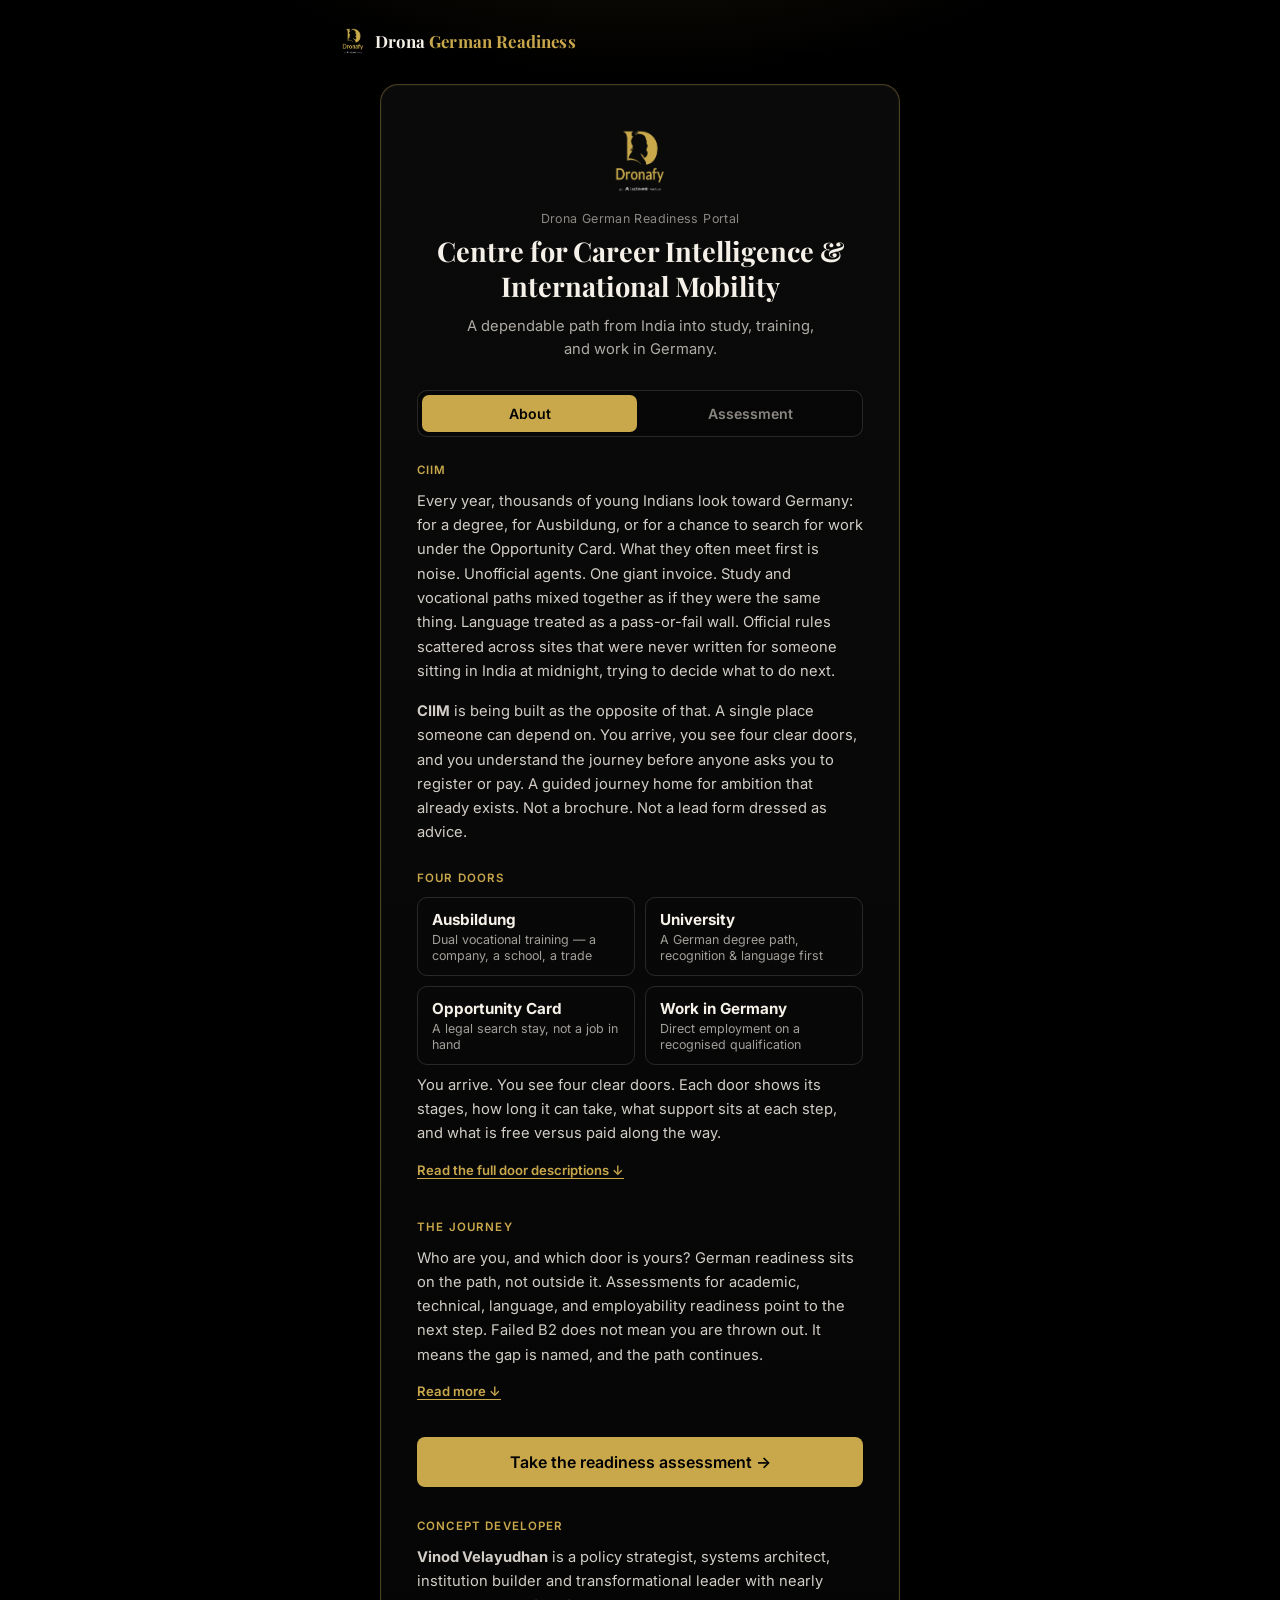
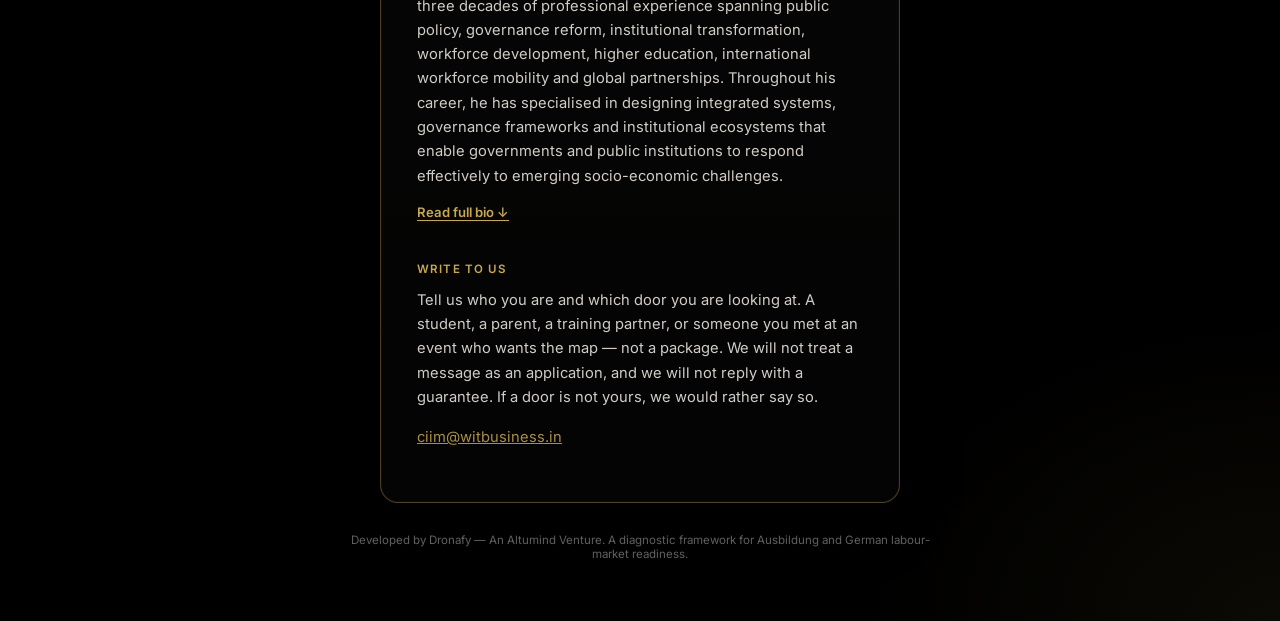
<file: index.html>
<!DOCTYPE html>
<html lang="en">
<head>
<meta charset="UTF-8">
<meta name="viewport" content="width=device-width, initial-scale=1.0">
<title>Drona German Readiness Assessment</title>
<link rel="preconnect" href="https://fonts.googleapis.com">
<link href="https://fonts.googleapis.com/css2?family=Playfair+Display:wght@600;700&family=Inter:wght@400;500;600;700&display=swap" rel="stylesheet">
<style>
  :root{
    --green:#0A0A0A;
    --green-deep:#000000;
    --cream:#F5F0E8;
    --gold:#C9A84C;
    --gold-soft: rgba(201,168,76,0.18);
    --line: rgba(245,240,232,0.14);
    --danger:#C4674A;
    --ok:#6FA37A;
  }
  *{box-sizing:border-box;}
  html,body{margin:0;padding:0;}
  body{
    background: var(--green);
    color: var(--cream);
    font-family: 'Inter', sans-serif;
    min-height:100vh;
    -webkit-font-smoothing:antialiased;
  }
  h1,h2,h3, .display{
    font-family:'Playfair Display', serif;
    font-weight:700;
    margin:0;
  }
  .wrap{
    max-width: 640px;
    margin: 0 auto;
    padding: 28px 20px 60px;
    min-height:100vh;
    display:flex;
    flex-direction:column;
  }
  a{color:inherit;}

  /* ---------- Top bar ---------- */
  .topbar{
    display:flex; align-items:center; justify-content:space-between;
    margin-bottom: 30px;
  }
  .brand{
    font-family:'Playfair Display', serif;
    font-weight:700;
    font-size: 1.05rem;
    letter-spacing: 0.01em;
    display:flex;
    align-items:center;
    gap:9px;
  }
  .brand .gold{ color: var(--gold); }
  .topbar-logo{ width: 26px; height:26px; object-fit:contain; }
  .expiry-pill{
    font-size: 0.72rem;
    color: var(--cream);
    opacity: 0.65;
    border: 1px solid var(--line);
    padding: 4px 10px;
    border-radius: 20px;
  }
  .expiry-pill.warn{ color: var(--danger); border-color: rgba(196,103,74,0.5); opacity:1; }

  /* ---------- Screens ---------- */
  .screen{ display:none; flex:1; flex-direction:column; }
  .screen.active{ display:flex; }

  /* Login / Landing — classy dark portal */
  body.on-landing{
    background:
      radial-gradient(ellipse 900px 500px at 50% -10%, rgba(201,168,76,0.16), transparent 60%),
      radial-gradient(ellipse 700px 500px at 100% 100%, rgba(201,168,76,0.06), transparent 60%),
      var(--green-deep);
  }
  #screen-home{ justify-content:center; align-items:center; text-align:center; flex:1; }
  .login-card{
    width:100%; max-width: 440px;
    border: 1px solid rgba(201,168,76,0.35);
    border-radius: 18px;
    padding: 44px 36px 36px;
    background: linear-gradient(180deg, rgba(245,240,232,0.045), rgba(245,240,232,0.015));
    box-shadow: 0 30px 60px -25px rgba(0,0,0,0.6), 0 0 0 1px rgba(245,240,232,0.03) inset;
    text-align:left;
  }
  .login-card.home-card{ max-width: 520px; }
  .login-mark-logo{ display:block; width: 64px; height:64px; object-fit:contain; margin: 0 auto 18px; }
  .login-eyebrow{ text-align:center; font-size:0.78rem; opacity:0.55; margin-bottom: 8px; letter-spacing: 0.03em; }
  #screen-home h1{ font-size: 1.7rem; line-height:1.3; margin-bottom: 10px; text-align:center; }
  #screen-home p.lede{ font-size:0.92rem; line-height:1.6; opacity:0.7; text-align:center; margin: 0 auto 28px; max-width: 40ch; }

  .home-tabs{
    display:flex; gap:6px; background: rgba(0,0,0,0.25); border: 1px solid var(--line);
    border-radius: 10px; padding: 4px; margin-bottom: 26px;
  }
  .tab-btn{
    flex:1; background:none; border:none; color: var(--cream); opacity:0.55;
    font-family:'Inter',sans-serif; font-weight:600; font-size:0.88rem;
    padding: 10px 12px; border-radius: 7px; cursor:pointer; transition: all 0.15s ease;
  }
  .tab-btn:hover{ opacity:0.8; }
  .tab-btn.active{ background: var(--gold); color: var(--green-deep); opacity:1; }

  .tab-panel{ display:none; }
  .tab-panel.active{ display:block; animation: fadein 0.25s ease; }
  @keyframes fadein{ from{ opacity:0; transform: translateY(4px); } to{ opacity:1; transform:none; } }

  .about-p{ font-size:0.92rem; line-height:1.65; opacity:0.85; margin: 0 0 16px; }
  .about-p strong{ color: var(--cream); opacity:1; }
  .about-section-title{
    font-size:0.72rem; text-transform:uppercase; letter-spacing:0.1em; color: var(--gold);
    margin: 26px 0 12px; font-weight:600;
  }
  .about-cta{ margin: 22px 0 6px; }
  .about-link{ color: var(--gold); text-decoration:underline; }

  .expand-toggle{
    background:none; border:none; color: var(--gold); font-family:'Inter',sans-serif;
    font-size:0.82rem; font-weight:600; cursor:pointer; padding:0 0 16px; text-decoration:underline;
    text-underline-offset:3px; display:block;
  }
  .expand-toggle:hover{ opacity:0.8; }
  .expand-content{ display:none; }
  .expand-content.open{ display:block; animation: fadein 0.25s ease; }

  .divider{ height:1px; background: linear-gradient(90deg, transparent, rgba(201,168,76,0.4), transparent); margin: 26px 0 24px; }
  .dim-list{ display:grid; grid-template-columns: 1fr 1fr; gap:10px; margin-bottom: 8px; }
  .dim-chip{ border:1px solid var(--line); border-radius:10px; padding: 12px 14px; font-size:0.85rem; }
  .dim-chip b{ display:block; font-size:0.95rem; margin-bottom:2px; }
  .dim-chip span{ opacity:0.65; font-size:0.78rem; }

  .field-group{ margin-bottom: 16px; }
  label.field-label{ display:block; font-size:0.78rem; opacity:0.6; margin-bottom:7px; letter-spacing:0.01em; }
  input[type=text], input[type=email]{
    width:100%; background: rgba(0,0,0,0.2); border: 1px solid rgba(245,240,232,0.16);
    border-radius: 9px; color: var(--cream); padding: 14px 15px; font-size: 0.98rem; font-family:'Inter',sans-serif;
  }
  input::placeholder{ color: rgba(245,240,232,0.35); }
  input:focus{ outline:none; border-color: var(--gold); box-shadow: 0 0 0 3px rgba(201,168,76,0.15); }
  .login-foot-note{ text-align:center; font-size:0.72rem; opacity:0.45; margin-top:22px; line-height:1.5; }

  .instructions-block{ margin-bottom: 4px; }
  .instructions-title{ font-size:0.78rem; opacity:0.6; margin-bottom: 12px; letter-spacing:0.01em; }
  .instructions-list{ list-style:none; margin:0; padding:0; display:flex; flex-direction:column; gap:11px; }
  .instructions-list li{ font-size: 0.85rem; line-height: 1.55; opacity: 0.8; padding-left: 18px; position:relative; }
  .instructions-list li::before{ content:""; position:absolute; left:0; top:8px; width:5px; height:5px; border-radius:50%; background: var(--gold); }
  .instructions-list li b{ color: var(--cream); opacity:1; font-weight:600; }

  .btn{
    display:inline-flex; align-items:center; justify-content:center;
    background: var(--gold); color: var(--green-deep); border:none; border-radius: 8px;
    padding: 15px 22px; font-family:'Inter',sans-serif; font-weight:600; font-size:1rem;
    cursor:pointer; width:100%; transition: transform 0.15s ease, background 0.15s ease;
  }
  .btn:hover{ background:#DDB95C; }
  .btn:active{ transform: scale(0.98); }
  .btn.ghost{ background: transparent; color: var(--cream); border: 1px solid var(--line); }
  .btn.ghost:hover{ background: rgba(245,240,232,0.06); }
  .btn:disabled{ opacity:0.4; cursor:not-allowed; }

  .link-row{ text-align:center; margin-top:14px; font-size:0.85rem; opacity:0.7; }
  .link-row button.linklike{
    background:none; border:none; color: var(--gold); font-size:0.85rem;
    cursor:pointer; text-decoration: underline; padding:0; font-family:'Inter',sans-serif;
  }

  /* ---------- Grid Hub (question map) ---------- */
  #screen-hub{ justify-content:flex-start; }
  .hub-head{ margin-bottom: 22px; }
  .hub-head h2{ font-size: 1.4rem; margin-bottom: 6px; }
  .hub-head p{ font-size:0.85rem; opacity:0.65; margin:0; }
  .hub-progress-shell{ height:6px; background: rgba(245,240,232,0.1); border-radius:4px; overflow:hidden; margin: 14px 0 6px; }
  .hub-progress-fill{ height:100%; background: var(--gold); transition: width 0.4s ease; }
  .hub-progress-label{ font-size:0.75rem; opacity:0.55; margin-bottom:24px; }

  .hub-dim-block{ margin-bottom: 26px; }
  .hub-dim-head{ display:flex; justify-content:space-between; align-items:baseline; margin-bottom:4px; }
  .hub-dim-head b{ font-size:0.98rem; }
  .hub-dim-head span{ font-size:0.78rem; opacity:0.55; }
  .hub-dim-desc{ font-size:0.78rem; opacity:0.55; margin-bottom:12px; line-height:1.5; }
  .hub-cell-grid{ display:grid; grid-template-columns: repeat(auto-fill, minmax(42px, 1fr)); gap: 8px; }
  .hub-cell{
    aspect-ratio: 1;
    border-radius: 8px;
    border: 1px solid var(--line);
    display:flex; align-items:center; justify-content:center;
    font-size:0.8rem; font-weight:600;
    cursor:pointer;
    background: rgba(245,240,232,0.04);
    transition: border-color 0.15s ease, transform 0.1s ease;
  }
  .hub-cell:hover{ border-color: var(--gold); transform: translateY(-1px); }
  .hub-cell.done{
    background: rgba(201,168,76,0.18); border-color: var(--gold); color: var(--gold);
    cursor: default;
  }
  .hub-cell.done:hover{ transform:none; }

  .hub-legend{ display:flex; gap:18px; font-size:0.72rem; opacity:0.6; margin: 8px 0 28px; flex-wrap:wrap; }
  .hub-legend .dot{ display:inline-block; width:8px; height:8px; border-radius:2px; margin-right:5px; vertical-align:middle; }
  .hub-legend .dot.done{ background: var(--gold); }
  .hub-legend .dot.upcoming{ background:transparent; border:1px solid var(--line); }

  .hub-cta-note{ font-size:0.82rem; opacity:0.6; text-align:center; margin-bottom:12px; }

  /* ---------- Question screen ---------- */
  #screen-question{ justify-content:flex-start; padding-top: 6px;}
  .q-meta-row{ display:flex; align-items:center; justify-content:space-between; margin-bottom: 10px; }
  .q-meta{ font-size:0.78rem; opacity:0.55; }
  .q-timer{
    display:flex; align-items:center; gap:7px; font-family:'Playfair Display', serif; font-size: 0.95rem;
    color: var(--gold); background: rgba(201,168,76,0.08); border: 1px solid rgba(201,168,76,0.3);
    padding: 4px 11px 4px 9px; border-radius: 20px; font-variant-numeric: tabular-nums;
  }
  .timer-dot{ width:6px; height:6px; border-radius:50%; background: var(--gold); animation: pulse 1.6s ease-in-out infinite; }
  @keyframes pulse{ 0%,100%{ opacity:1; } 50%{ opacity:0.35; } }

  .back-to-hub{
    background:none; border:none; color: var(--cream); opacity:0.55; font-size:0.78rem;
    cursor:pointer; padding:0; margin-bottom:14px; text-align:left; font-family:'Inter',sans-serif;
    text-decoration:underline;
  }

  .q-stimulus{
    background: rgba(245,240,232,0.05); border-left: 3px solid var(--gold); padding: 14px 16px;
    border-radius: 6px; font-size:0.92rem; line-height:1.55; margin-bottom: 20px; opacity: 0.92;
  }
  .q-prompt{ font-size: 1.2rem; line-height:1.45; margin-bottom: 22px; font-weight:500; }
  .options{ display:flex; flex-direction:column; gap:10px; margin-bottom: 20px;}
  .option{
    text-align:left; background: rgba(245,240,232,0.04); border: 1px solid var(--line); border-radius: 10px;
    padding: 14px 16px; font-size: 0.98rem; color: var(--cream); cursor:pointer; font-family:'Inter',sans-serif;
    line-height:1.4; transition: border-color 0.15s ease, background 0.15s ease;
  }
  .option:hover{ border-color: var(--gold); background: rgba(201,168,76,0.08); }
  .option.picked{ border-color: var(--gold); background: rgba(201,168,76,0.06); }
  .option.selected{ border-color: var(--gold); background: var(--gold-soft); }
  .option.selected.locked{ pointer-events:none; }
  .option .opt-letter{ display:inline-block; width: 20px; opacity:0.5; font-size:0.85rem; }

  .likert-row{ display:flex; gap:8px; margin-bottom:20px; }
  .likert-opt{
    flex:1; text-align:center; padding: 14px 4px 10px; border: 1px solid var(--line); border-radius: 10px;
    cursor:pointer; font-size: 0.72rem; line-height:1.3; background: rgba(245,240,232,0.04);
  }
  .likert-opt .num{ display:block; font-family:'Playfair Display', serif; font-size:1.3rem; margin-bottom:4px; }
  .likert-opt:hover{ border-color: var(--gold); }
  .likert-opt.picked{ border-color: var(--gold); background: rgba(201,168,76,0.06); }
  .likert-opt.selected{ border-color: var(--gold); background: var(--gold-soft); }

  #submitAnswerBtn{ margin-bottom: 10px; }
  #submitAnswerBtn:disabled{ opacity:0.35; }
  .locked-note{ font-size:0.75rem; opacity:0.5; text-align:center; margin-top: 6px; }

  .banner{
    border:1px solid var(--gold); background: var(--gold-soft); border-radius: 10px;
    padding: 14px 16px; font-size: 0.85rem; margin-bottom: 20px; line-height:1.5;
  }

  /* ---------- Results ---------- */
  #screen-results{ justify-content:flex-start; }
  .band-card{
    text-align:center; padding: 34px 20px 30px; border: 1px solid var(--gold); border-radius: 14px;
    background: linear-gradient(180deg, rgba(201,168,76,0.12), rgba(201,168,76,0.02)); margin-bottom: 26px;
  }
  .band-name{ font-family:'Playfair Display', serif; font-weight:700; font-size: 1.9rem; color: var(--gold); margin-bottom: 6px; }
  .band-score{ font-size:0.95rem; opacity:0.75; }
  .flag-note{
    margin-top:14px; font-size:0.8rem; color: var(--danger); background: rgba(196,103,74,0.12);
    border: 1px solid rgba(196,103,74,0.4); border-radius: 8px; padding: 10px 12px; text-align:left; line-height:1.5;
  }

  .heatmap{ margin-bottom: 8px; }
  .heat-row{ margin-bottom: 16px; }
  .heat-row-label{ display:flex; justify-content:space-between; font-size:0.85rem; opacity:0.8; margin-bottom:7px; }
  .heat-row-label b{ font-weight:600; }
  .heat-row-pct{ font-family:'Playfair Display', serif; color: var(--gold); font-weight:700; }
  .heat-row-cells{ display:flex; gap:4px; }
  .heat-cell{ flex:1; min-width:8px; height:26px; border-radius:5px; cursor:pointer; transition: transform 0.15s ease, outline 0.15s ease; }
  .heat-cell:hover{ transform: scaleY(1.18); outline: 2px solid rgba(245,240,232,0.4); }
  .heat-hint{ font-size:0.7rem; opacity:0.45; margin: 6px 0 14px; text-align:center; }
  .heat-legend{ display:flex; align-items:center; gap:10px; font-size:0.7rem; opacity:0.55; margin-top:14px; margin-bottom:24px; }
  .heat-legend-bar{ flex:1; max-width:140px; height:6px; border-radius:4px; background: linear-gradient(90deg, hsl(6,60%,38%), hsl(45,65%,58%)); }

  .dcard-grid{ display:grid; grid-template-columns: 1fr 1fr; gap:12px; margin-bottom: 26px; }
  .dcard{
    border:1px solid var(--line); border-radius:14px; padding:18px 10px 14px;
    text-align:center; background: rgba(245,240,232,0.03);
  }
  .dcard-name{ font-size:0.8rem; margin-top:8px; font-weight:600; line-height:1.3; }
  .dcard-frac{ font-size:0.72rem; opacity:0.55; margin-top:3px; }

  .stat-row{ display:flex; gap:10px; margin-bottom: 26px; }
  .stat-tile{
    flex:1; text-align:center; border:1px solid var(--line); border-radius:12px;
    padding: 15px 6px; background: rgba(245,240,232,0.03);
  }
  .stat-value{ font-family:'Playfair Display', serif; font-size:1.25rem; color: var(--gold); font-weight:700; }
  .stat-label{ font-size:0.66rem; opacity:0.55; margin-top:5px; line-height:1.3; }

  .dim-bars{ margin-bottom: 30px; }
  .dim-bar-row{ margin-bottom: 16px; }
  .dim-bar-label{ display:flex; justify-content:space-between; font-size:0.85rem; margin-bottom:6px; }
  .dim-bar-label b{ font-weight:600; }
  .dim-bar-shell{ height:8px; background: rgba(245,240,232,0.08); border-radius:4px; overflow:hidden; }
  .dim-bar-fill{ height:100%; background: var(--gold); border-radius:4px; }
  .dim-bar-fill.low{ background: var(--danger); }
  .dim-narrative{ font-size:0.78rem; opacity:0.65; margin-top:6px; line-height:1.5; }

  .clusters{ margin-bottom:30px; }
  .cluster-row{
    display:flex; justify-content:space-between; align-items:center; padding: 12px 14px;
    border: 1px solid var(--line); border-radius: 10px; margin-bottom: 8px; font-size:0.9rem;
  }
  .cluster-fit{ color: var(--gold); font-weight:600; font-family:'Playfair Display', serif; }

  .section-title{ font-size:0.78rem; opacity:0.55; margin-bottom: 12px; letter-spacing: 0.01em; }

  footer.foot{ text-align:center; font-size:0.72rem; opacity:0.4; margin-top: 30px; }

  /* ---------- Modal (item detail drill-down) ---------- */
  .modal-overlay{
    display:none; position:fixed; inset:0; background: rgba(0,0,0,0.82); backdrop-filter: blur(3px);
    z-index: 50; align-items:flex-start; justify-content:center; padding: 40px 16px; overflow-y:auto;
  }
  .modal-overlay.active{ display:flex; }
  .modal-panel{
    width:100%; max-width: 460px; background: var(--green); border: 1px solid rgba(201,168,76,0.35);
    border-radius: 16px; padding: 26px 24px 24px; box-shadow: 0 30px 60px -20px rgba(0,0,0,0.6);
  }
  .modal-head{ display:flex; justify-content:space-between; align-items:flex-start; margin-bottom:14px; gap:10px; }
  .modal-title{ font-family:'Playfair Display', serif; font-weight:700; font-size:1.1rem; }
  .modal-close{ background:none; border:none; color: var(--cream); opacity:0.6; font-size:1rem; cursor:pointer; padding:4px; flex-shrink:0; }
  .modal-close:hover{ opacity:1; }
  .detail-meta{ font-size:0.75rem; opacity:0.55; margin-bottom:14px; }
  .detail-prompt{ font-size:0.95rem; line-height:1.5; margin-bottom:16px; }
  .detail-row{
    display:flex; justify-content:space-between; padding:9px 0; border-top:1px solid var(--line); font-size:0.85rem;
  }
  .detail-row b{ font-weight:600; }
  .detail-answer-box{
    background: rgba(245,240,232,0.05); border-radius:8px; padding:12px 14px; margin: 4px 0 4px; font-size:0.88rem; line-height:1.5;
  }
  .detail-answer-box.correct{ border-left:3px solid var(--ok); }
  .detail-answer-box.incorrect{ border-left:3px solid var(--danger); }

  @media (prefers-reduced-motion: reduce){ *{ transition:none !important; } }
</style>
</head>
<body>

<div class="wrap">
  <div class="topbar">
    <div class="brand"><img src="" id="topbarLogo" class="topbar-logo" alt="Dronafy"> <span class="brand-text">Drona <span class="gold">German Readiness</span></span></div>
    <div class="expiry-pill" id="expiryPill" style="display:none;"></div>
  </div>

  <!-- LANDING / LOGIN -->
  <div class="screen active" id="screen-home">
    <div class="login-card home-card">
      <img src="" class="login-mark-logo" id="loginLogo1" alt="Dronafy">
      <div class="login-eyebrow">Drona German Readiness Portal</div>
      <h1>Centre for Career Intelligence &amp; International Mobility</h1>
      <p class="lede">A dependable path from India into study, training, and work in Germany.</p>

      <div class="home-tabs">
        <button class="tab-btn active" id="tabBtnAbout" data-tab="about">About</button>
        <button class="tab-btn" id="tabBtnAssessment" data-tab="assessment">Assessment</button>
      </div>

      <!-- ABOUT TAB -->
      <div class="tab-panel active" id="tab-about">

        <div class="about-section-title">CIIM</div>
        <p class="about-p">Every year, thousands of young Indians look toward Germany: for a degree, for Ausbildung, or for a chance to search for work under the Opportunity Card. What they often meet first is noise. Unofficial agents. One giant invoice. Study and vocational paths mixed together as if they were the same thing. Language treated as a pass-or-fail wall. Official rules scattered across sites that were never written for someone sitting in India at midnight, trying to decide what to do next.</p>
        <p class="about-p"><strong>CIIM</strong> is being built as the opposite of that. A single place someone can depend on. You arrive, you see four clear doors, and you understand the journey before anyone asks you to register or pay. A guided journey home for ambition that already exists. Not a brochure. Not a lead form dressed as advice.</p>

        <div class="about-section-title">Four doors</div>
        <div class="dim-list">
          <div class="dim-chip"><b>Ausbildung</b><span>Dual vocational training — a company, a school, a trade</span></div>
          <div class="dim-chip"><b>University</b><span>A German degree path, recognition &amp; language first</span></div>
          <div class="dim-chip"><b>Opportunity Card</b><span>A legal search stay, not a job in hand</span></div>
          <div class="dim-chip"><b>Work in Germany</b><span>Direct employment on a recognised qualification</span></div>
        </div>
        <p class="about-p">You arrive. You see four clear doors. Each door shows its stages, how long it can take, what support sits at each step, and what is free versus paid along the way.</p>
        <button class="expand-toggle" id="toggleDoors" data-target="expandDoors">Read the full door descriptions ↓</button>
        <div class="expand-content" id="expandDoors">
          <p class="about-p"><strong>Ausbildung</strong> is dual vocational training: a company, a school, a trade. Not a degree dressed up as a job, and not a shortcut around language. Fit the occupation to the person, not to a demand poster. German sits on the path — a missed B1 or B2 names a gap; it does not throw you out. A real training contract and a Berufsschule, not an unofficial "placement".</p>
          <p class="about-p"><strong>University</strong> is a German degree path. Recognition, language, applications, and the wait — kept cleanly apart from vocational routes. Profile first: direct entry, Studienkolleg, or a different door. A programme, not "Germany" as one university. No admission theatre. No seat, scholarship, or visa sold as a package.</p>
          <p class="about-p"><strong>Opportunity Card</strong> is a legal search stay. Not a job in hand. The Chancenkarte is explained as what it is — and what it is not. Eligibility named as criteria, not as marketing. The application is permission to search, not a work contract. If you cannot fund and finish a search stay, another door may be yours.</p>
          <p class="about-p"><strong>Work in Germany</strong> is direct employment for those who already hold a qualification and experience that Germany recognises. Not a search stay, and not training from the ground up. The skilled-worker route needs a job offer, a recognised qualification, and often a language level — named clearly, not glossed over. If the qualification isn't yet recognised, that gap is named too, not hidden until arrival.</p>
          <p class="about-p">No visa promises. A points threshold, a language score, or a consultation is not an approval. Decisions sit with German authorities. Official figures on this path will be cited, dated, and checked.</p>
        </div>

        <div class="about-section-title">The journey</div>
        <p class="about-p">Who are you, and which door is yours? German readiness sits on the path, not outside it. Assessments for academic, technical, language, and employability readiness point to the next step. Failed B2 does not mean you are thrown out. It means the gap is named, and the path continues.</p>
        <button class="expand-toggle" id="toggleJourney" data-target="expandJourney">Read more ↓</button>
        <div class="expand-content" id="expandJourney">
          <p class="about-p">Arrive in one place. Choose Ausbildung, University, the Opportunity Card, or Work in Germany. Prepare with assessments that name the next step. Apply with the file for that door only. Arrive again under German rules — received, not dropped.</p>
          <p class="about-p">We will not sell a decision that belongs to a German authority. The Card is a search stay, not a job waiting at the airport. Figures will be dated and checked. The platform is built to live in Europe because the people it serves will live under German rules.</p>
        </div>

        <button class="btn about-cta" id="aboutCtaBtn">Take the readiness assessment →</button>

        <div class="about-section-title">Concept developer</div>
        <p class="about-p"><strong>Vinod Velayudhan</strong> is a policy strategist, systems architect, institution builder and transformational leader with nearly three decades of professional experience spanning public policy, governance reform, institutional transformation, workforce development, higher education, international workforce mobility and global partnerships. Throughout his career, he has specialised in designing integrated systems, governance frameworks and institutional ecosystems that enable governments and public institutions to respond effectively to emerging socio-economic challenges.</p>
        <button class="expand-toggle" id="toggleBio" data-target="expandBio">Read full bio ↓</button>
        <div class="expand-content" id="expandBio">
          <p class="about-p">As the former Chief Operating Officer of the Kerala Academy for Skills Excellence (KASE), the State Skill Development Mission and Skill Secretariat of the Government of Kerala, Mr. Velayudhan led several transformational initiatives that reshaped the State's skill development ecosystem. He designed Kerala's decentralised skill governance framework, established mechanisms for convergence across government departments, developed quality assurance and accreditation systems, strengthened public-private partnerships, and introduced innovative workforce planning models aimed at improving employability and institutional performance.</p>
          <p class="about-p">Over the course of his career, he has conceptualised and led numerous strategic initiatives involving governance reform, workforce planning, investment mobilisation, institutional restructuring, international cooperation, quality assurance systems and public-private partnership models. His work has consistently focused on building institutions and governance mechanisms that remain relevant in rapidly evolving economic and technological environments.</p>
          <p class="about-p">The Job Watch Tower is a natural extension of this philosophy. Conceived as a dynamic labour-market intelligence and workforce-planning framework, the initiative seeks to establish an integrated, technology-enabled system capable of continuously monitoring labour-market trends, emerging occupations, technological disruptions, employer demand and future workforce requirements. The framework is designed to support evidence-based policymaking, strengthen higher-education planning, enhance career guidance, improve employability, and enable government institutions to respond proactively to changing socio-economic realities.</p>
        </div>

        <div class="about-section-title">Write to us</div>
        <p class="about-p">Tell us who you are and which door you are looking at. A student, a parent, a training partner, or someone you met at an event who wants the map — not a package. We will not treat a message as an application, and we will not reply with a guarantee. If a door is not yours, we would rather say so.</p>
        <p class="about-p"><a class="about-link" href="mailto:ciim@witbusiness.in">ciim@witbusiness.in</a></p>
      </div>

      <!-- ASSESSMENT TAB -->
      <div class="tab-panel" id="tab-assessment">
        <div class="dim-list">
          <div class="dim-chip"><b>Academic</b><span>Learning &amp; cognitive foundation</span></div>
          <div class="dim-chip"><b>Occupational</b><span>Aptitude &amp; trade fit</span></div>
          <div class="dim-chip"><b>Germany Readiness</b><span>Language, culture, life, law</span></div>
          <div class="dim-chip"><b>Employability</b><span>Work habits &amp; behaviour</span></div>
        </div>

        <div class="divider"></div>

        <div class="instructions-block">
          <div class="instructions-title">Before you begin</div>
          <ul class="instructions-list">
            <li><b>Question map.</b> After you begin, you'll see every question laid out in a map. Answer them in any order you like.</li>
            <li><b>No going back.</b> Once you submit an answer, it's final — you can't return to change it.</li>
            <li><b>Timed, not rushed.</b> Each question shows a running timer so we can see how long you take — there's no countdown or cutoff.</li>
            <li><b>Save &amp; resume.</b> Your progress saves after every question. Close the tab any time and resume later with your email — your session stays open for 14 days.</li>
            <li><b>Length.</b> This full instrument takes roughly 35–40 minutes across all four sections.</li>
            <li><b>Result.</b> Once every question is answered, you'll see your readiness band and a downloadable report immediately.</li>
          </ul>
        </div>

        <div class="divider"></div>

        <div class="field-group">
          <label class="field-label" for="nameInput">FULL NAME</label>
          <input type="text" id="nameInput" placeholder="As it should appear on your report" autocomplete="name">
        </div>
        <div class="field-group">
          <label class="field-label" for="emailInput">EMAIL</label>
          <input type="email" id="emailInput" placeholder="you@example.com" autocomplete="email">
        </div>

        <button class="btn" id="startBtn">Begin Assessment</button>
        <div class="link-row">Already started? <button class="linklike" id="resumeLink">Resume with your email</button></div>
        <div class="login-foot-note">Your progress is saved automatically as you go.<br>Sessions remain open for 14 days.</div>
      </div>
    </div>
  </div>

  <!-- RESUME ENTRY -->
  <div class="screen" id="screen-resume">
    <div class="login-card">
      <img src="" class="login-mark-logo" id="loginLogo2" alt="Dronafy">
      <div class="login-eyebrow">Drona German Readiness Portal</div>
      <h1 style="font-size:1.4rem;">Resume your assessment</h1>
      <p class="lede">Enter the email you used when you started. If your session is still active, we'll take you back to your question map.</p>
      <div class="field-group">
        <label class="field-label" for="resumeEmailInput">EMAIL</label>
        <input type="email" id="resumeEmailInput" placeholder="you@example.com">
      </div>
      <button class="btn" id="resumeSubmitBtn">Find my session</button>
      <div class="link-row"><button class="linklike" id="backToLandingBtn">Back</button></div>
      <div id="resumeError" style="color:var(--danger); font-size:0.85rem; margin-top:14px; display:none;"></div>
    </div>
  </div>

  <!-- GRID HUB (question map) -->
  <div class="screen" id="screen-hub">
    <div class="hub-head">
      <h2>Your Question Map</h2>
      <p>Click any question to answer it. Answered questions are locked and shown in gold.</p>
      <div class="hub-progress-shell"><div class="hub-progress-fill" id="hubProgressFill" style="width:0%;"></div></div>
      <div class="hub-progress-label" id="hubProgressLabel">0 of 26 answered</div>
    </div>
    <div id="hubGrid"></div>
    <div class="hub-legend">
      <span><i class="dot done"></i> Answered</span>
      <span><i class="dot upcoming"></i> Not yet answered</span>
    </div>
    <div class="hub-cta-note" id="hubCtaNote">Answer every question to unlock your result.</div>
    <button class="btn" id="viewResultsBtn" disabled>View My Results</button>
  </div>

  <!-- QUESTION -->
  <div class="screen" id="screen-question">
    <button class="back-to-hub" id="backToHubBtn">← Back to question map</button>
    <div class="q-meta-row">
      <div class="q-meta" id="qMeta">Academic Readiness — Learning Ability</div>
      <div class="q-timer" id="qTimer"><span class="timer-dot"></span>00:00</div>
    </div>
    <div class="q-stimulus" id="qStimulus" style="display:none;"></div>
    <div class="q-prompt" id="qPrompt"></div>
    <div class="options" id="qOptions"></div>
    <div class="likert-row" id="qLikert" style="display:none;"></div>
    <button class="btn" id="submitAnswerBtn" disabled>Submit Answer</button>
    <div class="locked-note">Once submitted, an answer is final — there's no going back.</div>
  </div>

  <!-- RESULTS -->
  <div class="screen" id="screen-results">
    <div class="section-title">Your result</div>
    <div class="band-card">
      <div class="band-name" id="bandName">Ready with Support</div>
      <div class="band-score" id="bandScore">73 / 100</div>
      <div class="flag-note" id="flagNote" style="display:none;"></div>
    </div>

    <div class="section-title">By dimension — click any cell for detail</div>
    <div class="radar-wrap" id="heatmapWrap"></div>
    <div class="heat-hint">Tap or click a colored cell to see that question's detail</div>

    <div class="section-title">Trade clusters that fit your profile</div>
    <div class="clusters" id="clusterList"></div>

    <button class="btn" id="downloadReportBtn">Download Full Report</button>
    <button class="btn ghost" id="restartBtn" style="margin-top:10px;">Start a new assessment</button>
  </div>

  <footer class="foot">Developed by Dronafy — An Altumind Venture. A diagnostic framework for Ausbildung and German labour-market readiness.</footer>
</div>

<!-- ITEM DETAIL MODAL (heatmap drill-down) -->
<div class="modal-overlay" id="detailModal">
  <div class="modal-panel">
    <div class="modal-head">
      <div>
        <div class="modal-title" id="detailTitle">Question detail</div>
        <div class="detail-meta" id="detailMeta">Academic Readiness — Learning Ability</div>
      </div>
      <button class="modal-close" id="detailCloseBtn">✕</button>
    </div>
    <div class="detail-prompt" id="detailPrompt"></div>
    <div id="detailAnswerBox"></div>
    <div class="detail-row"><span>Score</span><b id="detailScore">—</b></div>
    <div class="detail-row"><span>Time spent</span><b id="detailTime">—</b></div>
  </div>
</div>

<script>
/* =========================================================
   Drona German Readiness Assessment — Representative Build
   Navigation model: grid hub. Every question is reachable
   from the question map in any order; once submitted, an
   answer is locked. Persistence: localStorage (demo). The
   production build syncs each answer to Apps Script/Sheets
   via GET for true cross-device resume.
   ========================================================= */

const EXPIRY_DAYS = 14;

const LOGO_DATA_URI = "[data-uri]";

const DIMENSIONS = [
  {
    id: "academic",
    name: "Academic Readiness",
    desc: "Learning ability, cognitive reasoning, academic foundation, learning discipline, and study skills.",
    estimate: "About 8 minutes",
    maxScore: 20,
    items: [
      {
        id: "ac-learn1", sub: "Learning Ability — Interpretation", type: "mcq", weight: 2,
        stimulus: "In German workplaces, the 'Meister' system means a senior craftsperson supervises apprentices and signs off on completed work before it is considered finished. An apprentice cannot mark their own work as complete.",
        prompt: "Who has final authority to confirm an apprentice's task is complete?",
        options: ["The apprentice, once satisfied", "The Meister", "Any colleague present", "The HR department"],
        correct: 1
      },
      {
        id: "ac-learn2", sub: "Learning Ability — Transfer", type: "mcq", weight: 2,
        prompt: "Using the same 'sign-off' principle from before, a trainee nurse completes a wound dressing. What should happen before it's considered done?",
        options: ["The nurse documents it herself", "A supervising Pflegefachkraft reviews it", "The patient confirms it", "Nothing further is needed"],
        correct: 1
      },
      {
        id: "ac-learn3", sub: "Learning Ability — Retention", type: "mcq", weight: 2,
        stimulus: "A supervisor lists the four steps for reporting a workplace near-miss: (1) make the area safe, (2) inform your supervisor, (3) fill the incident form, (4) attend the follow-up review.",
        prompt: "Based on the sequence above, what is the correct SECOND step after making the area safe?",
        options: ["Fill the incident form", "Inform your supervisor", "Attend the follow-up review", "Leave the area immediately"],
        correct: 1
      },
      {
        id: "ac-cog-verbal", sub: "Cognitive Ability — Verbal", type: "mcq", weight: 2,
        stimulus: "\"Apprentices must complete a logbook entry after every shift. Entries missing for more than three consecutive days must be reported to the training coordinator, who will follow up with the apprentice directly.\"",
        prompt: "According to the passage, who follows up if logbook entries are missing?",
        options: ["The apprentice's colleague", "The training coordinator", "The Meister only", "No one — it is optional"],
        correct: 1
      },
      {
        id: "ac-cog-numerical", sub: "Cognitive Ability — Numerical", type: "mcq", weight: 2,
        prompt: "A training allowance is €950 a month. Rent takes 28% of it. How much remains after rent?",
        options: ["€612", "€684", "€722", "€850"],
        correct: 1
      },
      {
        id: "ac-cog-logical", sub: "Cognitive Ability — Logical", type: "mcq", weight: 2,
        prompt: "What comes next in this sequence: 2, 6, 12, 20, 30, ?",
        options: ["36", "40", "42", "44"],
        correct: 2
      },
      {
        id: "ac-cog-abstract", sub: "Cognitive Ability — Abstract", type: "mcq", weight: 2,
        prompt: "Hammer is to Nail as Screwdriver is to ___?",
        options: ["Wrench", "Screw", "Drill", "Wood"],
        correct: 1
      },
      {
        id: "ac-cog-infoproc", sub: "Cognitive Ability — Information Processing", type: "mcq", weight: 2,
        stimulus: "\"Batch 7 ran for 70 minutes; Batch 4 needed 7 repairs; Batch 7 was checked twice more before batch 12 started.\"",
        prompt: "How many times does the number 7 appear in the passage above?",
        options: ["2", "3", "4", "5"],
        correct: 1
      },
      {
        id: "ac-found-literacy", sub: "Academic Foundation — Literacy", type: "mcq", weight: 2,
        stimulus: "\"All apprentices must wear the assigned safety gear at all times on the workshop floor. Exceptions require written approval from the site supervisor.\"",
        prompt: "Which of the following is NOT stated in the passage?",
        options: ["Safety gear is required on the workshop floor", "Exceptions need written approval", "Safety gear is optional after 6pm", "Approval comes from the site supervisor"],
        correct: 2
      },
      {
        id: "ac-found-numeracy", sub: "Academic Foundation — Numeracy", type: "mcq", weight: 2,
        prompt: "Convert 2.5 kg to grams.",
        options: ["25 g", "250 g", "2,500 g", "25,000 g"],
        correct: 2
      },
      {
        id: "ac-found-science", sub: "Academic Foundation — Science", type: "mcq", weight: 2,
        prompt: "Water boils at a lower temperature at high altitude. Why?",
        options: ["Air is colder at altitude", "Air pressure is lower, so less energy is needed to boil", "There is less oxygen in the air", "Water is purer at altitude"],
        correct: 1
      },
      {
        id: "ac-discipline1", sub: "Learning Discipline — Persistence", type: "mcq", weight: 2,
        prompt: "You have an exam in one week and are struggling to understand one topic. What is the BEST first step?",
        options: ["Skip that topic and focus on what you already know", "Ask a teacher or peer to explain it differently", "Re-read the same notes repeatedly until it makes sense", "Wait and hope it's not heavily tested"],
        correct: 1
      },
      {
        id: "ac-discipline2", sub: "Learning Discipline — Time Management", type: "mcq", weight: 2,
        prompt: "You have three assignments due this week with different deadlines. What's the best approach?",
        options: ["Work on whichever feels easiest first", "Plan backwards from each deadline and prioritise accordingly", "Start all three at once", "Wait until the day before each is due"],
        correct: 1
      },
      {
        id: "ac-study1", sub: "Study Skills — Information Absorption", type: "likert", weight: 2,
        prompt: "After watching a training video once, I can usually summarize its key points.",
        scale: ["Strongly disagree","Disagree","Neutral","Agree","Strongly agree"]
      },
      {
        id: "ac-study2", sub: "Study Skills — Examination Readiness", type: "mcq", weight: 2,
        prompt: "You're given a written manual with no diagrams for a new task. What's the best approach?",
        options: ["Skim it once and start immediately", "Read it carefully, note unclear points, and ask before starting", "Ignore it and learn by trial and error", "Wait for someone to explain it verbally instead"],
        correct: 1
      }
    ]
  },
  {
    id: "occupational",
    name: "Technical & Occupational Aptitude",
    desc: "Thirteen fundamental aptitudes, plus occupational interest and work-style preferences that map to trade clusters.",
    estimate: "About 10 minutes",
    maxScore: 20,
    items: [
      {
        id: "fa-verbal", sub: "Verbal Aptitude", type: "mcq", weight: 2,
        stimulus: "\"The supervisor asked the apprentice to substitute the damaged part before the inspection.\"",
        prompt: "'Substitute' in this sentence most nearly means:",
        options: ["Repair", "Replace", "Remove", "Report"],
        correct: 1
      },
      {
        id: "fa-numerical", sub: "Numerical Aptitude", type: "mcq", weight: 2,
        prompt: "A shift lasts 8 hours with a 30-minute break. How many hours are actually worked?",
        options: ["7 hours", "7.5 hours", "8 hours", "8.5 hours"],
        correct: 1
      },
      {
        id: "fa-abstract", sub: "Abstract Reasoning", type: "mcq", weight: 2,
        prompt: "What comes next in this shape sequence: Triangle (3 sides), Square (4 sides), Pentagon (5 sides), Hexagon (6 sides), ?",
        options: ["Octagon (8 sides)", "Heptagon (7 sides)", "Circle", "Hexagon again"],
        correct: 1
      },
      {
        id: "fa-spatial", sub: "Spatial Aptitude", type: "mcq", weight: 2,
        prompt: "A flat cross-shaped piece of paper is folded along its lines to form a closed shape. What shape does it form?",
        options: ["A pyramid", "A cube", "A cylinder", "A cone"],
        correct: 1
      },
      {
        id: "fa-mechanical", sub: "Mechanical Aptitude", type: "mcq", weight: 2,
        prompt: "Two connected gears: Gear A has 10 teeth and turns clockwise. Gear B has 20 teeth. Which way does Gear B turn, and how does its speed compare to Gear A?",
        options: ["Clockwise, faster than A", "Counter-clockwise, slower than A", "Clockwise, same speed as A", "Counter-clockwise, faster than A"],
        correct: 1
      },
      {
        id: "fa-technical", sub: "Technical Aptitude", type: "mcq", weight: 2,
        prompt: "In a simple electrical circuit, if the switch is opened, what happens to the current?",
        options: ["It increases", "It stops flowing", "It reverses direction", "It stays the same"],
        correct: 1
      },
      {
        id: "fa-observation", sub: "Observation Aptitude", type: "mcq", weight: 2,
        prompt: "A technician checks two versions of the same wiring diagram, one from last week and one from today. Three connections are labeled differently between the two. What should the technician do first?",
        options: ["Assume today's version is correct and proceed", "Flag the discrepancy before proceeding", "Use whichever version is more recent without checking", "Ignore it since it's probably a formatting issue"],
        correct: 1
      },
      {
        id: "fa-memory", sub: "Memory Aptitude", type: "mcq", weight: 2,
        stimulus: "Tool list: Wrench, Chisel, File, Calliper, Mallet.",
        prompt: "Which of the following was NOT in the tool list above?",
        options: ["Chisel", "Calliper", "Screwdriver", "Mallet"],
        correct: 2
      },
      {
        id: "fa-manual", sub: "Manual Dexterity", type: "likert", weight: 2,
        prompt: "I am confident working with my hands on precise, detailed tasks (e.g. small parts, fine adjustments).",
        scale: ["Strongly disagree","Disagree","Neutral","Agree","Strongly agree"]
      },
      {
        id: "fa-social", sub: "Social Aptitude", type: "mcq", weight: 2,
        prompt: "A new team member is struggling to understand instructions in a language they're still learning. What's the best response?",
        options: ["Repeat the same instruction louder", "Rephrase simply, and check understanding", "Let them figure it out themselves", "Report them to a supervisor"],
        correct: 1
      },
      {
        id: "fa-service", sub: "Service Aptitude", type: "mcq", weight: 2,
        prompt: "A customer or patient seems frustrated but hasn't said why. What's the best first move?",
        options: ["Wait for them to complain formally", "Ask directly how you can help", "Ignore it and continue your task", "Refer them elsewhere immediately"],
        correct: 1
      },
      {
        id: "fa-organisational", sub: "Organisational Aptitude", type: "mcq", weight: 2,
        prompt: "You have three tasks due today with different deadlines. What's the best approach?",
        options: ["Do them in the order they were assigned", "Plan by deadline and urgency, then execute", "Do the easiest one first", "Ask someone else to decide for you"],
        correct: 1
      },
      {
        id: "fa-creative", sub: "Creative Aptitude", type: "likert", weight: 2,
        prompt: "I often think of more than one way to solve a practical problem.",
        scale: ["Strongly disagree","Disagree","Neutral","Agree","Strongly agree"]
      },
      {
        id: "oi-people-machines", sub: "Occupational Interest — Working With", type: "forced-choice", weight: 2,
        prompt: "Which would you rather spend a workday doing?",
        options: ["Fixing a mechanical fault on a factory floor", "Helping a patient understand their care plan"]
      },
      {
        id: "oi-data-nature", sub: "Occupational Interest — Working With", type: "forced-choice", weight: 2,
        prompt: "Which would you rather spend a workday doing?",
        options: ["Organising schedules and paperwork in an office", "Working outdoors with plants or land"]
      },
      {
        id: "oi-materials-tech", sub: "Occupational Interest — Working With", type: "forced-choice", weight: 2,
        prompt: "Which would you rather spend a workday doing?",
        options: ["Shaping and building with raw materials", "Working with computers and software systems"]
      },
      {
        id: "oi-creative-structured", sub: "Occupational Interest — Working With", type: "forced-choice", weight: 2,
        prompt: "Which would you rather spend a workday doing?",
        options: ["Designing or creating something new", "Following a fixed, precise procedure exactly"]
      },
      {
        id: "oi-env-hospital-factory", sub: "Occupational Interest — Work Environment", type: "forced-choice", weight: 2,
        prompt: "Which work environment appeals to you more?",
        options: ["A hospital or care setting", "A factory or workshop floor"]
      },
      {
        id: "oi-env-office-outdoor", sub: "Occupational Interest — Work Environment", type: "forced-choice", weight: 2,
        prompt: "Which work environment appeals to you more?",
        options: ["An office", "Outdoors"]
      },
      {
        id: "oi-env-lab-retail", sub: "Occupational Interest — Work Environment", type: "forced-choice", weight: 2,
        prompt: "Which work environment appeals to you more?",
        options: ["A laboratory", "A retail or customer-facing setting"]
      },
      {
        id: "oi-style-team-independent", sub: "Occupational Interest — Work Style", type: "forced-choice", weight: 2,
        prompt: "Which describes your preferred way of working?",
        options: ["Team-based, working closely with others", "Independent, working mostly on your own"]
      },
      {
        id: "oi-style-structured-dynamic", sub: "Occupational Interest — Work Style", type: "forced-choice", weight: 2,
        prompt: "Which describes your preferred way of working?",
        options: ["Structured, with a predictable routine", "Dynamic, with tasks that change day to day"]
      },
      {
        id: "oi-style-customer-technical", sub: "Occupational Interest — Work Style", type: "forced-choice", weight: 2,
        prompt: "Which describes your preferred way of working?",
        options: ["Customer-facing, interacting with people regularly", "Technical problem-solving, mostly with systems or machines"]
      }
    ]
  },
  {
    id: "germany",
    name: "Germany Readiness",
    desc: "Language, cultural adaptability, workplace norms, daily life, legal and administrative knowledge, financial readiness, and psychological preparedness.",
    estimate: "About 11 minutes",
    maxScore: 35,
    items: [
      {
        id: "gr-lang1", sub: "Workplace German", type: "mcq", weight: 3,
        prompt: "You receive this message from your employer: \"Bitte melden Sie sich krank vor 9 Uhr.\" What should you do?",
        options: ["Come to work by 9am regardless", "Call in sick before 9am", "Send a doctor's note by post", "Nothing — this is just a reminder"],
        correct: 1
      },
      {
        id: "gr-lang2", sub: "Functional German", type: "mcq", weight: 3,
        prompt: "A receptionist asks: \"Sind Sie gesetzlich oder privat versichert?\" What are they asking?",
        options: ["Whether you have public or private health insurance", "Whether you have a residence permit", "Whether you are employed", "Whether you speak German"],
        correct: 0
      },
      {
        id: "gr-lang3", sub: "German Language Readiness", type: "likert", weight: 3,
        prompt: "I can follow a spoken safety briefing in German without needing it repeated.",
        scale: ["Strongly disagree","Disagree","Neutral","Agree","Strongly agree"]
      },
      {
        id: "gr-cult1", sub: "Cultural Readiness", type: "mcq", weight: 3,
        prompt: "Your German colleague tells you directly that your work has an error, without softening the message. Your first reaction is closest to:",
        options: ["They are being rude to me", "This is direct, task-focused feedback — normal here", "I should stop asking them for help", "I should report this to a supervisor"],
        correct: 1
      },
      {
        id: "gr-cult2", sub: "German Values", type: "mcq", weight: 3,
        prompt: "Your German colleagues consistently arrive a few minutes before shift start, not exactly on time. What does this most likely reflect?",
        options: ["A workplace rule requiring early arrival", "A professional norm of valuing punctuality with margin", "A misunderstanding of the schedule", "Nothing significant"],
        correct: 1
      },
      {
        id: "gr-cult3", sub: "Cultural Adaptability", type: "likert", weight: 3,
        prompt: "I am comfortable working alongside colleagues who hold very different religious or cultural practices from my own.",
        scale: ["Strongly disagree","Disagree","Neutral","Agree","Strongly agree"]
      },
      {
        id: "gr-work1", sub: "German Workplace Readiness", type: "mcq", weight: 3,
        prompt: "If you're sick and can't come to work in Germany, what must you typically give your employer within a few days?",
        options: ["A verbal explanation only", "A doctor's certificate (Arbeitsunfähigkeitsbescheinigung)", "Nothing, if it's a single day", "A police report"],
        correct: 1
      },
      {
        id: "gr-work2", sub: "Apprentice Rights", type: "mcq", weight: 3,
        prompt: "Under a German Ausbildung contract, who is primarily responsible for ensuring you receive structured training rather than being used only as general labour?",
        options: ["The apprentice must arrange this themselves", "The training company, regulated by law", "No one — it depends entirely on the employer", "The apprentice's family"],
        correct: 1
      },
      {
        id: "gr-work3", sub: "Workplace Hierarchy", type: "mcq", weight: 3,
        prompt: "Your Meister gives an instruction that differs from what a senior colleague told you yesterday. What should you do?",
        options: ["Follow whichever instruction came first", "Follow the Meister's instruction, or ask for clarification if unsure", "Do both at once", "Ignore both and decide yourself"],
        correct: 1
      },
      {
        id: "gr-life1", sub: "Daily Life Readiness", type: "mcq", weight: 3,
        prompt: "What is \"Anmeldung\", and roughly when should it be done after moving to a new German address?",
        options: ["A gym membership; within 30 days", "Address registration; usually within 14 days", "A phone contract; within a week", "A bank account; within 90 days"],
        correct: 1
      },
      {
        id: "gr-life2", sub: "Waste Segregation", type: "mcq", weight: 3,
        prompt: "Which bin is used for food and kitchen waste in a standard German household system?",
        options: ["Biotonne (organic waste bin)", "Gelber Sack (yellow bag)", "Restmüll (general waste)", "Altpapier (paper bin)"],
        correct: 0
      },
      {
        id: "gr-life3", sub: "Transportation", type: "mcq", weight: 3,
        prompt: "You need to travel by regional train in Germany. What is the most common way to purchase and validate a ticket today?",
        options: ["Buy on the platform only, no app needed", "Use a rail or transit app for digital ticketing", "Tickets are free for apprentices", "Pay the conductor in cash only"],
        correct: 1
      },
      {
        id: "gr-legal1", sub: "Legal & Administrative Readiness", type: "mcq", weight: 3,
        prompt: "What is a Tax ID (Steuer-ID) used for?",
        options: ["Only for people who own a business", "Identifying you for tax and payroll purposes — everyone needs one", "Only needed if you plan to leave Germany", "It replaces your passport for travel"],
        correct: 1
      },
      {
        id: "gr-legal2", sub: "Health Insurance", type: "mcq", weight: 3,
        prompt: "In Germany, health insurance for an apprentice is typically:",
        options: ["Optional", "Mandatory, often arranged via the training company", "Only needed for serious illness", "Provided free with no registration"],
        correct: 1
      },
      {
        id: "gr-legal3", sub: "Residence Permit", type: "mcq", weight: 3,
        prompt: "As a non-EU apprentice, which document allows you to legally stay in Germany for the duration of your Ausbildung?",
        options: ["A tourist visa", "A residence permit tied to the training purpose (Aufenthaltstitel)", "No document is needed for the first year", "A work contract alone is sufficient"],
        correct: 1
      },
      {
        id: "gr-fin1", sub: "Financial Readiness", type: "mcq", weight: 3,
        prompt: "Your training allowance (Ausbildungsvergütung) is €950/month. A shared room in your target city averages €400/month. Roughly what % of your income goes to rent?",
        options: ["28%", "35%", "42%", "50%"],
        correct: 2
      },
      {
        id: "gr-fin2", sub: "Budgeting", type: "likert", weight: 3,
        prompt: "I have a clear monthly budget plan for my first 6 months in Germany.",
        scale: ["Strongly disagree","Disagree","Neutral","Agree","Strongly agree"]
      },
      {
        id: "gr-fin3", sub: "Ausbildungsvergütung Awareness", type: "mcq", weight: 3,
        prompt: "Which best describes how the training allowance (Ausbildungsvergütung) usually changes over a 3-year Ausbildung?",
        options: ["It increases each year", "It stays flat throughout", "It decreases each year", "It is paid only in the final year"],
        correct: 0
      },
      {
        id: "gr-psych1", sub: "Support-Seeking Behaviour", type: "likert", weight: 3,
        prompt: "When I feel overwhelmed, I know at least one specific person or service I would reach out to.",
        scale: ["Strongly disagree","Disagree","Neutral","Agree","Strongly agree"]
      },
      {
        id: "gr-psych2", sub: "Emotional Resilience", type: "likert", weight: 3, reverse: true,
        prompt: "I rarely feel anxious about big life changes.",
        scale: ["Strongly disagree","Disagree","Neutral","Agree","Strongly agree"]
      },
      {
        id: "gr-psych3", sub: "Independence", type: "likert", weight: 3,
        prompt: "I am comfortable making everyday decisions (housing, budgeting, healthcare) without checking with my family first.",
        scale: ["Strongly disagree","Disagree","Neutral","Agree","Strongly agree"]
      },
      {
        id: "gr-psych4", sub: "Motivation & Migration Readiness", type: "mcq", weight: 3,
        prompt: "After 3 months in Germany, you are homesick and finding the language difficult. What is the most constructive next step?",
        options: ["Seek support from a mentor or peer group and continue", "Decide to give up and go home", "Isolate yourself and push through alone silently", "Ignore the feelings and hope they pass"],
        correct: 0
      }
    ]
  },
  {
    id: "employability",
    name: "Employability Readiness",
    desc: "Professional behaviour, communication, teamwork, self-management, problem solving, learning agility, digital skills, and career management.",
    estimate: "About 9 minutes",
    maxScore: 25,
    items: [
      {
        id: "em-prof1", sub: "Professional Behaviour — Accountability", type: "mcq", weight: 3,
        prompt: "You made an error that affected a colleague's work. What do you do?",
        options: ["Say nothing unless asked", "Immediately inform them and help fix it", "Fix it quietly yourself before anyone notices", "Explain that it wasn't really your fault"],
        correct: 1
      },
      {
        id: "em-prof2", sub: "Professional Behaviour — Reliability", type: "likert", weight: 3,
        prompt: "I complete tasks I've committed to, even when no one is checking.",
        scale: ["Strongly disagree","Disagree","Neutral","Agree","Strongly agree"]
      },
      {
        id: "em-prof3", sub: "Professional Behaviour — Integrity", type: "mcq", weight: 3,
        prompt: "You accidentally see a colleague's confidential file left open. What's the appropriate action?",
        options: ["Read it since it's already open", "Don't read further, close it, and mention the exposure to a supervisor", "Discuss what you saw with coworkers", "Take a photo in case it's useful later"],
        correct: 1
      },
      {
        id: "em-comm1", sub: "Communication Skills", type: "mcq", weight: 3,
        prompt: "A customer is frustrated and speaking quickly. Your best first move is to:",
        options: ["Interrupt to correct them", "Let them finish, then summarize what you heard", "Refer them elsewhere immediately", "Stay silent until they stop"],
        correct: 1
      },
      {
        id: "em-comm2", sub: "Written Communication", type: "likert", weight: 3,
        prompt: "When reporting a problem at work, I write clear, specific messages rather than vague ones.",
        scale: ["Strongly disagree","Disagree","Neutral","Agree","Strongly agree"]
      },
      {
        id: "em-team1", sub: "Teamwork — Conflict Management", type: "mcq", weight: 3,
        prompt: "A teammate disagrees with your approach to a task. What's the most constructive response?",
        options: ["Discuss it and find a middle ground", "Insist that you're right", "Avoid the conversation entirely", "Go over their head immediately"],
        correct: 0
      },
      {
        id: "em-team2", sub: "Teamwork — Cooperation", type: "likert", weight: 3,
        prompt: "I proactively share information that could help my teammates do their job better.",
        scale: ["Strongly disagree","Disagree","Neutral","Agree","Strongly agree"]
      },
      {
        id: "em-self1", sub: "Self-Management — Time", type: "likert", weight: 3,
        prompt: "I usually plan my work for the day before I start.",
        scale: ["Strongly disagree","Disagree","Neutral","Agree","Strongly agree"]
      },
      {
        id: "em-self2", sub: "Self-Management — Stress", type: "mcq", weight: 3,
        prompt: "You have two urgent deadlines on the same day. What's the best first step?",
        options: ["Prioritise and communicate about the timeline", "Panic and rush both at once", "Ignore one silently", "Ask someone else to handle it without discussion"],
        correct: 0
      },
      {
        id: "em-prob1", sub: "Problem Solving — Root Cause", type: "mcq", weight: 3,
        prompt: "A machine keeps stopping unexpectedly. Two colleagues suggest different quick fixes without checking why it's happening. What's the best approach?",
        options: ["Investigate the root cause before fixing", "Apply both fixes at once", "Pick whichever fix is faster", "Ignore it until it stops completely"],
        correct: 0
      },
      {
        id: "em-prob2", sub: "Problem Solving — Decision Making", type: "mcq", weight: 3,
        prompt: "You must choose between two suppliers for a time-sensitive task: one cheaper but slower, one pricier but reliable. What matters most in this decision?",
        options: ["Weighing cost against the cost of delay for this specific situation", "Always choosing the cheaper option", "Always choosing the faster option", "Deciding at random"],
        correct: 0
      },
      {
        id: "em-learn1", sub: "Learning Agility — Coachability", type: "mcq", weight: 3,
        prompt: "When you receive critical feedback, your first reaction is usually to:",
        options: ["Feel discouraged and avoid the topic", "Consider it and think about how to apply it", "Explain why the feedback isn't quite fair", "Ignore it if you disagree"],
        correct: 1
      },
      {
        id: "em-learn2", sub: "Learning Agility — Curiosity", type: "likert", weight: 3,
        prompt: "I ask questions to understand how something works, even if it's not required for my task.",
        scale: ["Strongly disagree","Disagree","Neutral","Agree","Strongly agree"]
      },
      {
        id: "em-dig1", sub: "Digital Employability — Communication Tools", type: "mcq", weight: 3,
        prompt: "Which is the safest practice for a work email?",
        options: ["Click links from unknown senders to check them", "Verify the sender before clicking any link", "Share your password if IT asks by email", "Forward suspicious emails to friends"],
        correct: 1
      },
      {
        id: "em-dig2", sub: "Digital Employability — Information Management", type: "mcq", weight: 3,
        prompt: "You need to find a document you saved last month among hundreds of files. What habit would have made this easiest?",
        options: ["A consistent folder structure and naming convention", "Saving everything to the desktop", "Emailing yourself copies of everything", "Not saving files at all"],
        correct: 0
      },
      {
        id: "em-career1", sub: "Career Management — Job Search Skills", type: "mcq", weight: 3,
        prompt: "Which of these best describes a well-structured CV bullet point?",
        options: ["A vague general statement about being hardworking", "A specific result or responsibility with a concrete detail", "A long paragraph covering the whole job", "Just a job title with no detail"],
        correct: 1
      },
      {
        id: "em-career2", sub: "Career Management — Career Awareness", type: "likert", weight: 3,
        prompt: "I have a general sense of what skills I want to build over the next 1–2 years.",
        scale: ["Strongly disagree","Disagree","Neutral","Agree","Strongly agree"]
      }
    ]
  }
];

// Cluster fit matrix — key aptitudes per cluster as named in the framework document,
// mapped to the 13 fundamental-aptitude items (fa-*). A representative 8 of the
// document's 15 occupational clusters, spanning care, technical, analytical, and
// creative profiles.
const CLUSTER_WEIGHTS = {
  "Healthcare & Care Services": { service: 0.9, social: 0.7, observation: 0.6 },
  "Engineering & Industrial Technology": { mechanical: 0.9, spatial: 0.6, technical: 0.7 },
  "Construction & Craft Trades": { spatial: 0.85, manual: 0.7, mechanical: 0.6 },
  "IT & Digital Technologies": { abstract: 0.9, numerical: 0.7, verbal: 0.5 },
  "Business & Administration": { organisational: 0.9, numerical: 0.7, verbal: 0.5 },
  "Retail & Sales": { service: 0.8, social: 0.8, verbal: 0.6 },
  "Laboratory & Scientific Occupations": { observation: 0.9, numerical: 0.6, abstract: 0.6 },
  "Creative & Media Occupations": { creative: 0.9, spatial: 0.6 }
};

const BANDS = [
  { min: 80, name: "Ready", },
  { min: 65, name: "Ready with Support" },
  { min: 50, name: "Conditional — Targeted Preparation Needed" },
  { min: 0,  name: "Not Yet Ready" }
];

const GERMANY_FLOOR_PCT = 0.60; // 60% of the Germany Readiness dimension

// ---------- State ----------
let state = {
  name: "",
  email: "",
  startedAt: null,
  currentDim: null,
  currentItem: null,
  responses: {}, // itemId -> { raw, score, dimId, timeSpent }
  complete: false
};

const flatItems = [];
DIMENSIONS.forEach((d, di) => d.items.forEach((it, ii) => flatItems.push({ dimIndex: di, itemIndex: ii, dimId: d.id, item: it })));

// ---------- Persistence (localStorage demo layer) ----------
function storageKey(email){ return "drona_grr_session_" + email.trim().toLowerCase(); }

function saveState(){
  if(!state.email) return;
  localStorage.setItem(storageKey(state.email), JSON.stringify(state));
  // Production hook: sync this payload to Apps Script/Sheets here via GET,
  // e.g. fetch(`${SCRIPT_URL}?action=save&email=${encodeURIComponent(state.email)}&payload=${encodeURIComponent(JSON.stringify(state))}`)
}

function loadState(email){
  const raw = localStorage.getItem(storageKey(email));
  if(!raw) return null;
  try { return JSON.parse(raw); } catch(e){ return null; }
}

function daysRemaining(){
  if(!state.startedAt) return EXPIRY_DAYS;
  const elapsed = (Date.now() - state.startedAt) / (1000*60*60*24);
  return Math.max(0, Math.ceil(EXPIRY_DAYS - elapsed));
}
function isExpired(){ return daysRemaining() <= 0; }

// ---------- Navigation ----------
const screens = {};
document.querySelectorAll(".screen").forEach(s => screens[s.id] = s);
function showScreen(id){
  Object.values(screens).forEach(s => s.classList.remove("active"));
  screens[id].classList.add("active");
  document.body.classList.toggle("on-landing", id === "screen-home" || id === "screen-resume");
  if(id !== "screen-question"){ clearInterval(timerInterval); }
}

function updateExpiryPill(){
  const pill = document.getElementById("expiryPill");
  if(!state.startedAt){ pill.style.display = "none"; return; }
  const d = daysRemaining();
  pill.style.display = "inline-block";
  pill.textContent = d <= 0 ? "Session expired" : `${d} day${d===1?'':'s'} left`;
  pill.classList.toggle("warn", d <= 3);
}

// ---------- Landing ----------
// ---------- Home tabs (About / Assessment) ----------
function switchTab(name){
  document.querySelectorAll(".tab-btn").forEach(b => b.classList.toggle("active", b.dataset.tab === name));
  document.getElementById("tab-about").classList.toggle("active", name === "about");
  document.getElementById("tab-assessment").classList.toggle("active", name === "assessment");
}
document.getElementById("tabBtnAbout").addEventListener("click", () => switchTab("about"));
document.getElementById("tabBtnAssessment").addEventListener("click", () => switchTab("assessment"));
document.getElementById("aboutCtaBtn").addEventListener("click", () => switchTab("assessment"));

// ---------- About section expand/collapse ----------
document.querySelectorAll(".expand-toggle").forEach(btn => {
  btn.dataset.closedLabel = btn.textContent;
  btn.addEventListener("click", () => {
    const target = document.getElementById(btn.dataset.target);
    const isOpen = target.classList.toggle("open");
    btn.textContent = isOpen ? "Show less ↑" : btn.dataset.closedLabel;
  });
});

function validateEntry(){
  const name = document.getElementById("nameInput").value.trim();
  const email = document.getElementById("emailInput").value.trim();
  if(!name || !email || !email.includes("@")){
    alert("Please enter your name and a valid email to begin.");
    return null;
  }
  return { name, email };
}

document.getElementById("startBtn").addEventListener("click", () => {
  const entry = validateEntry();
  if(!entry) return;
  state.name = entry.name;
  state.email = entry.email;
  state.startedAt = Date.now();
  state.currentDim = null;
  state.currentItem = null;
  state.responses = {};
  state.complete = false;
  saveState();
  updateExpiryPill();
  renderHub();
  showScreen("screen-hub");
});

document.getElementById("resumeLink").addEventListener("click", () => showScreen("screen-resume"));
document.getElementById("backToLandingBtn").addEventListener("click", () => { showScreen("screen-home"); switchTab("assessment"); });

document.getElementById("resumeSubmitBtn").addEventListener("click", () => {
  const email = document.getElementById("resumeEmailInput").value.trim();
  const errorEl = document.getElementById("resumeError");
  errorEl.style.display = "none";
  const saved = loadState(email);
  if(!saved){
    errorEl.textContent = "We couldn't find a session for that email. Check the spelling, or start a new assessment.";
    errorEl.style.display = "block";
    return;
  }
  state = saved;
  if(isExpired()){
    errorEl.textContent = `This session expired ${EXPIRY_DAYS} days after it started. Please start a new assessment.`;
    errorEl.style.display = "block";
    return;
  }
  updateExpiryPill();
  if(state.complete){
    renderResults();
    showScreen("screen-results");
    return;
  }
  resumeBannerPending = true;
  renderHub();
  showScreen("screen-hub");
});

// ---------- Grid Hub ----------
let resumeBannerPending = false;

function renderHub(){
  const done = Object.keys(state.responses).length;
  const total = flatItems.length;
  document.getElementById("hubProgressFill").style.width = Math.round((done/total)*100) + "%";
  document.getElementById("hubProgressLabel").textContent = `${done} of ${total} answered`;
  updateExpiryPill();

  const grid = document.getElementById("hubGrid");
  grid.innerHTML = "";

  DIMENSIONS.forEach((d, di) => {
    const dimDone = d.items.filter(it => state.responses[it.id]).length;
    const block = document.createElement("div");
    block.className = "hub-dim-block";

    const head = document.createElement("div");
    head.className = "hub-dim-head";
    head.innerHTML = `<b>${d.name}</b><span>${dimDone}/${d.items.length}</span>`;
    block.appendChild(head);

    const desc = document.createElement("div");
    desc.className = "hub-dim-desc";
    desc.textContent = d.desc;
    block.appendChild(desc);

    const cellGrid = document.createElement("div");
    cellGrid.className = "hub-cell-grid";
    d.items.forEach((it, ii) => {
      const cell = document.createElement("div");
      const isDone = !!state.responses[it.id];
      cell.className = "hub-cell" + (isDone ? " done" : "");
      cell.textContent = isDone ? "✓" : String(ii+1);
      cell.title = isDone ? "Already answered — locked" : `${d.name} — ${it.sub}`;
      if(!isDone){
        cell.addEventListener("click", () => openQuestion(di, ii));
      }
      cellGrid.appendChild(cell);
    });
    block.appendChild(cellGrid);
    grid.appendChild(block);
  });

  const allDone = done === total;
  const viewBtn = document.getElementById("viewResultsBtn");
  viewBtn.disabled = !allDone;
  document.getElementById("hubCtaNote").textContent = allDone
    ? "All questions answered — your result is ready."
    : `Answer every question to unlock your result (${total - done} remaining).`;

  if(resumeBannerPending && !allDone){
    const banner = document.createElement("div");
    banner.className = "banner";
    banner.textContent = `Welcome back, ${state.name.split(" ")[0]}. Pick up wherever you left off.`;
    document.getElementById("screen-hub").insertBefore(banner, document.getElementById("hubGrid"));
    resumeBannerPending = false;
    setTimeout(() => banner.remove(), 4500);
  }
}

document.getElementById("viewResultsBtn").addEventListener("click", () => {
  if(Object.keys(state.responses).length < flatItems.length) return;
  finishAssessment();
});

document.getElementById("backToHubBtn").addEventListener("click", () => {
  clearInterval(timerInterval);
  renderHub();
  showScreen("screen-hub");
});

// ---------- Per-question timer ----------
let questionStartedAt = null;
let timerInterval = null;

function startQuestionTimer(){
  clearInterval(timerInterval);
  questionStartedAt = Date.now();
  updateTimerDisplay();
  timerInterval = setInterval(updateTimerDisplay, 1000);
}
function stopQuestionTimer(){
  clearInterval(timerInterval);
  if(!questionStartedAt) return 0;
  return Math.round((Date.now() - questionStartedAt) / 1000);
}
function updateTimerDisplay(){
  if(!questionStartedAt) return;
  const secs = Math.floor((Date.now() - questionStartedAt) / 1000);
  const m = String(Math.floor(secs/60)).padStart(2,"0");
  const s = String(secs%60).padStart(2,"0");
  const el = document.getElementById("qTimer");
  if(el) el.innerHTML = `<span class="timer-dot"></span>${m}:${s}`;
}

// ---------- Question rendering ----------
let pendingSelection = null;

function openQuestion(dimIndex, itemIndex){
  state.currentDim = dimIndex;
  state.currentItem = itemIndex;
  renderQuestion();
}

function renderQuestion(){
  const d = DIMENSIONS[state.currentDim];
  const item = d.items[state.currentItem];

  document.getElementById("qMeta").textContent = `${d.name} — ${item.sub}`;

  const stimEl = document.getElementById("qStimulus");
  if(item.stimulus){ stimEl.style.display = "block"; stimEl.textContent = item.stimulus; }
  else { stimEl.style.display = "none"; }

  document.getElementById("qPrompt").textContent = item.prompt;

  const optWrap = document.getElementById("qOptions");
  const likertWrap = document.getElementById("qLikert");
  optWrap.innerHTML = "";
  likertWrap.innerHTML = "";

  pendingSelection = null;
  const submitBtn = document.getElementById("submitAnswerBtn");
  submitBtn.disabled = true;

  function selectOption(idx, el, container){
    Array.from(container.children).forEach(c => c.classList.remove("picked"));
    el.classList.add("picked");
    pendingSelection = idx;
    submitBtn.disabled = false;
  }

  if(item.type === "mcq" || item.type === "forced-choice"){
    likertWrap.style.display = "none";
    optWrap.style.display = "flex";
    const letters = ["A","B","C","D"];
    item.options.forEach((opt, idx) => {
      const btn = document.createElement("button");
      btn.className = "option";
      btn.innerHTML = `<span class="opt-letter">${letters[idx]}</span>${opt}`;
      btn.addEventListener("click", () => selectOption(idx, btn, optWrap));
      optWrap.appendChild(btn);
    });
  } else if(item.type === "likert"){
    optWrap.style.display = "none";
    likertWrap.style.display = "flex";
    item.scale.forEach((label, idx) => {
      const div = document.createElement("div");
      div.className = "likert-opt";
      div.innerHTML = `<span class="num">${idx+1}</span>${label}`;
      div.addEventListener("click", () => selectOption(idx, div, likertWrap));
      likertWrap.appendChild(div);
    });
  }

  showScreen("screen-question");
  startQuestionTimer();
}

document.getElementById("submitAnswerBtn").addEventListener("click", () => {
  if(pendingSelection === null) return;
  const d = DIMENSIONS[state.currentDim];
  const item = d.items[state.currentItem];
  const container = (item.type === "likert") ? document.getElementById("qLikert") : document.getElementById("qOptions");

  Array.from(container.children).forEach((c, idx) => {
    c.style.pointerEvents = "none";
    if(idx === pendingSelection) c.classList.add("selected", "locked");
  });
  document.getElementById("submitAnswerBtn").disabled = true;

  const timeSpent = stopQuestionTimer();

  let score = 0;
  if(item.type === "mcq"){
    score = (pendingSelection === item.correct) ? item.weight : 0;
  } else if(item.type === "likert"){
    let v = pendingSelection;
    if(item.reverse) v = 4 - v;
    score = (v/4) * item.weight;
  } else if(item.type === "forced-choice"){
    score = item.weight;
  }

  state.responses[item.id] = { raw: pendingSelection, score: score, dimId: d.id, timeSpent: timeSpent };
  saveState();

  setTimeout(() => {
    const done = Object.keys(state.responses).length;
    if(done >= flatItems.length){
      finishAssessment();
    } else {
      renderHub();
      showScreen("screen-hub");
    }
  }, 420);
});

// ---------- Scoring & Results ----------
function computeClusterFits(){
  return Object.entries(CLUSTER_WEIGHTS).map(([name, weights]) => {
    let weightedSum = 0, weightTotal = 0;
    Object.entries(weights).forEach(([aptitude, w]) => {
      const itemId = "fa-" + aptitude;
      const r = state.responses[itemId];
      const score = r ? r.score / 2 : 0.5; // fa-* items are weight 2; fallback to neutral if unanswered
      weightedSum += score * w;
      weightTotal += w;
    });
    const fit = weightTotal > 0 ? Math.round((weightedSum / weightTotal) * 100) : 0;
    return { name, fit };
  }).sort((a, b) => b.fit - a.fit);
}

function computeDimensionScores(){
  const out = {};
  DIMENSIONS.forEach(d => {
    let earned = 0, possible = 0;
    d.items.forEach(it => {
      possible += it.weight;
      const r = state.responses[it.id];
      if(r) earned += r.score;
    });
    const scaled = possible > 0 ? (earned/possible) * d.maxScore : 0;
    out[d.id] = { earned: scaled, max: d.maxScore, pct: possible>0 ? earned/possible : 0 };
  });
  return out;
}

function heatColor(pct){
  const p = Math.max(0, Math.min(1, pct));
  const hue = 6 + (45-6)*p;
  const light = 34 + 22*p;
  return `hsl(${hue.toFixed(0)}, 60%, ${light.toFixed(0)}%)`;
}

function qualLabel(pct){
  if(pct >= 80) return { label: "Strong", color: "#C9A84C" };
  if(pct >= 60) return { label: "Solid", color: "#C9A84C" };
  if(pct >= 40) return { label: "Developing", color: "#D98A4A" };
  return { label: "Needs Attention", color: "#C4674A" };
}

function buildDimensionCardsHTML(dimScores){
  const R = 32, C = 2 * Math.PI * R;
  const cards = DIMENSIONS.map(d => {
    const s = dimScores[d.id];
    const pct = Math.round((s.earned/s.max)*100);
    const q = qualLabel(pct);
    const dash = (pct/100) * C;
    return `<div class="dcard">
      <svg viewBox="0 0 76 76" width="76" height="76">
        <circle cx="38" cy="38" r="${R}" fill="none" stroke="rgba(245,240,232,0.1)" stroke-width="7"/>
        <circle cx="38" cy="38" r="${R}" fill="none" stroke="${q.color}" stroke-width="7" stroke-linecap="round"
          stroke-dasharray="${dash.toFixed(1)} ${C.toFixed(1)}" transform="rotate(-90 38 38)"/>
        <text x="38" y="35" text-anchor="middle" font-family="Georgia, serif" font-size="17" font-weight="700" fill="#F5F0E8">${pct}%</text>
        <text x="38" y="48" text-anchor="middle" font-family="Arial, sans-serif" font-size="7.5" fill="${q.color}">${q.label}</text>
      </svg>
      <div class="dcard-name">${d.name}</div>
      <div class="dcard-frac">${Math.round(s.earned)} / ${s.max}</div>
    </div>`;
  }).join("");
  return `<div class="dcard-grid">${cards}</div>`;
}

function computeTimeStats(){
  const entries = Object.entries(state.responses).map(([id, r]) => {
    const flat = flatItems.find(f => f.item.id === id);
    return { id, r, item: flat.item, dimId: flat.dimId, dimIndex: flat.dimIndex };
  });
  const totalTime = entries.reduce((a,e) => a + (e.r.timeSpent||0), 0);
  const avg = entries.length ? totalTime/entries.length : 0;

  const mcqs = entries.filter(e => e.item.type === "mcq");
  const correctCount = mcqs.filter(e => e.r.raw === e.item.correct).length;
  const accuracy = mcqs.length ? Math.round((correctCount/mcqs.length)*100) : null;

  const sorted = [...entries].sort((a,b) => (a.r.timeSpent||0) - (b.r.timeSpent||0));
  const fastest = sorted[0];
  const slowest = sorted[sorted.length-1];

  const timeByDim = {};
  DIMENSIONS.forEach(d => timeByDim[d.id] = 0);
  entries.forEach(e => timeByDim[e.dimId] += (e.r.timeSpent||0));

  let full = 0, partial = 0, none = 0;
  entries.forEach(e => {
    const pct = e.r.score / e.item.weight;
    if(pct >= 0.99) full++; else if(pct <= 0.01) none++; else partial++;
  });

  return { totalTime, avg, accuracy, mcqCount: mcqs.length, correctCount, fastest, slowest, timeByDim, full, partial, none, count: entries.length };
}

function buildQuickStatsHTML(stats){
  const totalMin = Math.floor(stats.totalTime/60), totalSec = stats.totalTime%60;
  const avgSec = Math.round(stats.avg);
  const accStr = stats.accuracy !== null ? stats.accuracy + "%" : "—";
  return `<div class="stat-row">
    <div class="stat-tile"><div class="stat-value">${totalMin}m ${totalSec}s</div><div class="stat-label">Total time</div></div>
    <div class="stat-tile"><div class="stat-value">${avgSec}s</div><div class="stat-label">Avg / question</div></div>
    <div class="stat-tile"><div class="stat-value">${accStr}</div><div class="stat-label">Objective accuracy</div></div>
  </div>`;
}

function buildHeatmapHTML(dimScores, interactive){
  const rows = DIMENSIONS.map((d, di) => {
    const cells = d.items.map((it, ii) => {
      const r = state.responses[it.id];
      const pct = r ? Math.max(0, Math.min(1, r.score/it.weight)) : 0;
      const color = heatColor(pct);
      const pctLabel = Math.round(pct*100);
      const clickAttr = interactive ? ` onclick="openItemDetail(${di},${ii})"` : "";
      return `<div class="heat-cell" title="${it.sub} — ${pctLabel}%" style="background:${color};"${clickAttr}></div>`;
    }).join("");
    const dimPct = Math.round((dimScores[d.id].earned/dimScores[d.id].max)*100);
    return `<div class="heat-row">
      <div class="heat-row-label"><b>${d.name}</b><span class="heat-row-pct">${dimPct}%</span></div>
      <div class="heat-row-cells">${cells}</div>
    </div>`;
  }).join("");

  return `<div class="heatmap">
    ${rows}
    <div class="heat-legend"><span>Needs attention</span><div class="heat-legend-bar"></div><span>Strong</span></div>
  </div>`;
}

// ---------- Heatmap drill-down ----------
function openItemDetail(dimIndex, itemIndex){
  const d = DIMENSIONS[dimIndex];
  const item = d.items[itemIndex];
  const r = state.responses[item.id];
  if(!r) return;

  document.getElementById("detailTitle").textContent = item.sub;
  document.getElementById("detailMeta").textContent = `${d.name} — Question ${itemIndex+1} of ${d.items.length}`;
  document.getElementById("detailPrompt").textContent = item.prompt;

  const box = document.getElementById("detailAnswerBox");
  let boxHTML = "";
  if(item.type === "mcq"){
    const isCorrect = r.raw === item.correct;
    boxHTML = `<div class="detail-answer-box ${isCorrect ? 'correct' : 'incorrect'}">
      <b>Candidate's answer:</b> ${item.options[r.raw]}<br>
      <b>Correct answer:</b> ${item.options[item.correct]}<br>
      <span style="opacity:0.7;">${isCorrect ? '✓ Correct' : '✗ Incorrect'}</span>
    </div>`;
  } else if(item.type === "likert"){
    boxHTML = `<div class="detail-answer-box">
      <b>Response:</b> ${item.scale[r.raw]} (${r.raw+1} of ${item.scale.length})
    </div>`;
  } else if(item.type === "forced-choice"){
    boxHTML = `<div class="detail-answer-box">
      <b>Preferred option:</b> ${item.options[r.raw]}
    </div>`;
  }
  box.innerHTML = boxHTML;

  document.getElementById("detailScore").textContent = `${r.score.toFixed(1)} / ${item.weight}`;
  const mins = Math.floor((r.timeSpent||0)/60), secs = (r.timeSpent||0)%60;
  document.getElementById("detailTime").textContent = `${mins}m ${secs}s`;

  document.getElementById("detailModal").classList.add("active");
}
document.getElementById("detailCloseBtn").addEventListener("click", () => {
  document.getElementById("detailModal").classList.remove("active");
});
document.getElementById("detailModal").addEventListener("click", (e) => {
  if(e.target.id === "detailModal") e.currentTarget.classList.remove("active");
});

function finishAssessment(){
  state.complete = true;
  saveState();
  renderResults();
  showScreen("screen-results");
}

function renderResults(){
  const dimScores = computeDimensionScores();
  let total = 0;
  DIMENSIONS.forEach(d => total += dimScores[d.id].earned);
  total = Math.round(total);

  let band = BANDS.find(b => total >= b.min);
  let flagged = false;
  const germanyPct = dimScores["germany"].pct;
  if(germanyPct < GERMANY_FLOOR_PCT){
    flagged = true;
    const capIndex = BANDS.findIndex(b => b.name === "Ready with Support");
    const currentIndex = BANDS.findIndex(b => b.name === band.name);
    if(currentIndex < capIndex) band = BANDS[capIndex];
  }

  document.getElementById("bandName").textContent = band.name;
  document.getElementById("bandScore").textContent = `${total} / 100`;

  const flagEl = document.getElementById("flagNote");
  if(flagged){
    flagEl.style.display = "block";
    flagEl.textContent = "Germany Readiness Gap: your score in this dimension is below the recommended threshold. We recommend a focused Germany Readiness module — covering legal, financial, and daily-life preparation — before proceeding, regardless of your overall score.";
  } else {
    flagEl.style.display = "none";
  }

  document.getElementById("heatmapWrap").innerHTML = buildHeatmapHTML(dimScores, true);

  const clusterEl = document.getElementById("clusterList");
  clusterEl.innerHTML = "";
  const results = computeClusterFits().slice(0, 5);

  results.forEach(r => {
    const row = document.createElement("div");
    row.className = "cluster-row";
    row.innerHTML = `<span>${r.name}</span><span class="cluster-fit">${r.fit}%</span>`;
    clusterEl.appendChild(row);
  });
}

document.getElementById("restartBtn").addEventListener("click", () => { location.reload(); });

// ---------- Report generation ----------
function buildReportHTML(){
  const dimScores = computeDimensionScores();
  let total = 0;
  DIMENSIONS.forEach(d => total += dimScores[d.id].earned);
  total = Math.round(total);

  let band = BANDS.find(b => total >= b.min);
  const germanyPct = dimScores["germany"].pct;
  const flagged = germanyPct < GERMANY_FLOOR_PCT;
  if(flagged){
    const capIndex = BANDS.findIndex(b => b.name === "Ready with Support");
    const currentIndex = BANDS.findIndex(b => b.name === band.name);
    if(currentIndex < capIndex) band = BANDS[capIndex];
  }

  let totalTime = 0;
  Object.values(state.responses).forEach(r => totalTime += (r.timeSpent||0));
  const totalMin = Math.floor(totalTime/60);
  const totalSec = totalTime%60;

  const dateStr = new Date().toLocaleDateString('en-GB', { day:'numeric', month:'long', year:'numeric' });

  const dimRows = DIMENSIONS.map(d => {
    const s = dimScores[d.id];
    const pct = Math.round((s.earned/s.max)*100);
    return `
      <tr>
        <td style="padding:12px 0; font-weight:600; color:#F5F0E8;">${d.name}</td>
        <td style="padding:12px 0; text-align:right; color:#F5F0E8;">${Math.round(s.earned)} / ${s.max}</td>
        <td style="padding:12px 16px; width:140px;">
          <div style="height:7px; background:rgba(245,240,232,0.12); border-radius:4px; overflow:hidden;">
            <div style="height:100%; width:${pct}%; background:${pct<60?'#C4674A':'#C9A84C'};"></div>
          </div>
        </td>
        <td style="padding:12px 0; text-align:right; color:rgba(245,240,232,0.5); font-size:0.85rem;">${pct}%</td>
      </tr>`;
  }).join("");

  const itemRows = flatItems.map(f => {
    const r = state.responses[f.item.id];
    if(!r) return "";
    const mins = Math.floor((r.timeSpent||0)/60);
    const secs = (r.timeSpent||0)%60;
    return `<tr>
      <td style="padding:7px 0; font-size:0.82rem; color:rgba(245,240,232,0.65);">${f.item.sub}</td>
      <td style="padding:7px 0; font-size:0.82rem; text-align:right; color:rgba(245,240,232,0.65);">${mins}:${String(secs).padStart(2,'0')}</td>
      <td style="padding:7px 0; font-size:0.82rem; text-align:right; color:rgba(245,240,232,0.65);">${r.score.toFixed(1)} / ${f.item.weight}</td>
    </tr>`;
  }).join("");

  const clusterEl = document.getElementById("clusterList");
  const clusterRowsHTML = clusterEl.innerHTML
    .replace(/class="cluster-row"/g, 'style="display:flex;justify-content:space-between;padding:10px 14px;border:1px solid rgba(245,240,232,0.14);border-radius:8px;margin-bottom:8px;font-size:0.9rem;color:#F5F0E8;"')
    .replace(/class="cluster-fit"/g,'style="color:#C9A84C;font-weight:700;font-family:Georgia,serif;"');

  const heatmapReportHTML = buildHeatmapHTML(dimScores, false)
    .replace(/class="heatmap"/g, 'style="margin-bottom:8px;"')
    .replace(/class="heat-row"/g, 'style="margin-bottom:16px;"')
    .replace(/class="heat-row-label"/g, 'style="display:flex;justify-content:space-between;font-size:0.85rem;margin-bottom:7px;font-family:Arial,sans-serif;color:#F5F0E8;"')
    .replace(/class="heat-row-pct"/g, 'style="font-family:Georgia,serif;color:#C9A84C;font-weight:700;"')
    .replace(/class="heat-row-cells"/g, 'style="display:flex;gap:4px;"')
    .replace(/class="heat-cell"/g, 'style="height:26px;border-radius:5px;flex:1;min-width:8px;"')
    .replace(/class="heat-legend"/g, 'style="display:flex;align-items:center;gap:10px;font-size:0.7rem;opacity:0.55;margin-top:14px;margin-bottom:8px;font-family:Arial,sans-serif;color:#F5F0E8;"')
    .replace(/class="heat-legend-bar"/g, 'style="flex:1;max-width:140px;height:6px;border-radius:4px;background:linear-gradient(90deg, hsl(6,60%,38%), hsl(45,65%,58%));"');

  return `
<!DOCTYPE html>
<html><head><meta charset="UTF-8">
<title>Drona German Readiness Report — ${state.name}</title>
<link rel="preconnect" href="https://fonts.googleapis.com">
<link href="https://fonts.googleapis.com/css2?family=Playfair+Display:wght@600;700&family=Inter:wght@400;500;600&display=swap" rel="stylesheet">
<style>
  @media print{
    .no-print{ display:none !important; }
    body{ padding:26px !important; background:#0A0A0A !important; -webkit-print-color-adjust:exact; print-color-adjust:exact; }
    .sheet{ box-shadow:none !important; }
  }
  *{ box-sizing:border-box; }
  body{
    font-family: Georgia, 'Times New Roman', serif;
    color: #F5F0E8;
    margin: 0;
    padding: 36px 16px 60px;
    background: #0A0A0A;
  }
  .sheet{
    max-width: 720px;
    margin: 0 auto;
    border: 1px solid rgba(201,168,76,0.55);
    border-radius: 4px;
    padding: 3px;
  }
  .sheet-inner{
    border: 1px solid rgba(201,168,76,0.22);
    border-radius: 3px;
    padding: 48px 46px 44px;
  }
  .report-header{ text-align:center; margin-bottom: 34px; }
  .report-header img{ width:44px; height:44px; object-fit:contain; margin-bottom:14px; }
  .report-eyebrow{
    font-family:'Inter', Arial, sans-serif; font-size:0.68rem; letter-spacing:0.16em; text-transform:uppercase;
    color: rgba(245,240,232,0.5); margin-bottom:10px;
  }
  .report-header h1{
    font-family:'Playfair Display', Georgia, serif; font-weight:700; font-size:1.7rem; margin:0 0 8px; color:#F5F0E8;
  }
  .report-header .sub{ font-family:'Inter', Arial, sans-serif; font-size:0.8rem; color:#C9A84C; letter-spacing:0.03em; }
  .gold-rule{
    height:1px; margin: 26px 0; border:none;
    background: linear-gradient(90deg, transparent, rgba(201,168,76,0.6), transparent);
  }

  .meta-strip{
    display:flex; font-family:'Inter', Arial, sans-serif; margin-bottom: 8px;
  }
  .meta-strip div{ flex:1; text-align:center; padding: 0 10px; }
  .meta-strip div + div{ border-left: 1px solid rgba(245,240,232,0.14); }
  .meta-strip span{ display:block; font-size:0.64rem; text-transform:uppercase; letter-spacing:0.08em; color:rgba(245,240,232,0.45); margin-bottom:6px; }
  .meta-strip b{ font-family: Georgia, serif; font-size:0.98rem; color:#F5F0E8; font-weight:normal; }

  .band-seal{
    text-align:center; padding: 32px 20px 28px; margin: 34px 0;
    border-top: 1px solid rgba(201,168,76,0.5); border-bottom: 1px solid rgba(201,168,76,0.5);
  }
  .band-seal .eyebrow{ font-family:'Inter', Arial, sans-serif; font-size:0.66rem; letter-spacing:0.14em; text-transform:uppercase; color:rgba(245,240,232,0.5); margin-bottom:10px; }
  .band-seal .name{ font-family:'Playfair Display', Georgia, serif; font-weight:700; font-size:2rem; color:#C9A84C; margin-bottom:8px; }
  .band-seal .score{ font-family:'Inter', Arial, sans-serif; font-size:0.85rem; color:rgba(245,240,232,0.7); letter-spacing:0.02em; }
  .flag{
    margin-top:18px; text-align:left; font-family:'Inter', Arial, sans-serif; font-size:0.8rem;
    background:rgba(196,103,74,0.13); border:1px solid rgba(196,103,74,0.4); color:#E0A18E;
    padding:13px 15px; border-radius:6px; line-height:1.55;
  }

  h2.section{
    font-family:'Inter', Arial, sans-serif; font-weight:600; font-size:0.72rem; letter-spacing:0.14em; text-transform:uppercase;
    color:#C9A84C; margin: 40px 0 16px; padding-bottom:0; border:none;
  }
  table{ width:100%; border-collapse:collapse; }
  .dim-table td{ padding: 13px 0; border-bottom: 1px solid rgba(245,240,232,0.08); }
  .item-table th{
    text-align:left; font-family:'Inter', Arial, sans-serif; font-size:0.66rem; text-transform:uppercase;
    letter-spacing:0.06em; color:rgba(245,240,232,0.4); padding-bottom:8px; border-bottom:1px solid rgba(245,240,232,0.16);
  }
  .item-table td{ border-bottom: 1px solid rgba(245,240,232,0.06); }

  .cluster-panel{ margin-bottom: 6px; }

  .heatmap-panel{
    background: rgba(245,240,232,0.025); border:1px solid rgba(245,240,232,0.1); border-radius:8px;
    padding: 22px 20px 16px; margin-bottom: 6px;
  }

  .report-footer{ margin-top: 46px; text-align:center; }
  .report-footer img{ width:20px; height:20px; object-fit:contain; opacity:0.6; margin-bottom:10px; }
  .report-footer .conf{ font-family:'Inter', Arial, sans-serif; font-size:0.7rem; color:rgba(245,240,232,0.4); line-height:1.6; }
  .report-footer .refcode{ font-family:'Inter', Arial, sans-serif; font-size:0.62rem; color:rgba(245,240,232,0.28); letter-spacing:0.06em; margin-top:10px; }

  .print-btn{
    display:block; margin: 0 auto 22px; font-family:'Inter', Arial, sans-serif; background:#C9A84C; color:#0A0A0A;
    border:none; border-radius:8px; padding:12px 22px; font-size:0.85rem; cursor:pointer; font-weight:600;
  }
</style>
</head>
<body>
  <button class="print-btn no-print" onclick="window.print()">🖨 Print / Save as PDF</button>

  <div class="sheet"><div class="sheet-inner">

    <div class="report-header">
      <img src="${LOGO_DATA_URI}" alt="Dronafy">
      <div class="report-eyebrow">Confidential Assessment Report</div>
      <h1>Drona German Readiness Report</h1>
      <div class="sub">Dronafy · An Altumind Venture</div>
    </div>

    <div class="meta-strip">
      <div><span>Candidate</span><b>${state.name}</b></div>
      <div><span>Email</span><b>${state.email}</b></div>
      <div><span>Date</span><b>${dateStr}</b></div>
    </div>

    <div class="band-seal">
      <div class="eyebrow">Overall Readiness</div>
      <div class="name">${band.name}</div>
      <div class="score">${total} out of 100</div>
      ${flagged ? `<div class="flag"><b>Germany Readiness Gap flagged.</b> Score in this dimension fell below the recommended threshold. A focused Germany Readiness module — legal, financial, and daily-life preparation — is recommended before proceeding, regardless of overall score.</div>` : ""}
    </div>

    <h2 class="section">Readiness Heatmap</h2>
    <div class="heatmap-panel">${heatmapReportHTML}</div>

    <h2 class="section">Dimension Breakdown</h2>
    <table class="dim-table">${dimRows}</table>

    <h2 class="section">Suggested Trade Clusters</h2>
    <div class="cluster-panel">${clusterRowsHTML}</div>

    <h2 class="section">Item-Level Detail</h2>
    <table class="item-table">
      <tr><th>Sub-competency</th><th style="text-align:right;">Time spent</th><th style="text-align:right;">Score</th></tr>
      ${itemRows}
    </table>

    <hr class="gold-rule">
    <div class="report-footer">
      <img src="${LOGO_DATA_URI}" alt="Dronafy">
      <div class="conf">Confidential — for the named candidate and authorised evaluators only.<br>Dronafy — An Altumind Venture</div>
      <div class="refcode">REF · DGR-${(state.startedAt || Date.now()).toString(36).toUpperCase()}</div>
    </div>

  </div></div>
</body></html>`;
}

document.getElementById("downloadReportBtn").addEventListener("click", () => {
  const html = buildReportHTML();
  const blob = new Blob([html], { type: "text/html" });
  const url = URL.createObjectURL(blob);
  const safeName = (state.name || "candidate").trim().replace(/[^a-z0-9]+/gi, "_");
  const a = document.createElement("a");
  a.href = url;
  a.download = `Drona_German_Readiness_Report_${safeName}.html`;
  document.body.appendChild(a);
  a.click();
  a.remove();
  window.open(url, "_blank");
});

// ---------- Init ----------
(function init(){
  document.body.classList.add("on-landing");
  ["topbarLogo","loginLogo1","loginLogo2"].forEach(id => {
    const el = document.getElementById(id);
    if(el) el.src = LOGO_DATA_URI;
  });
})();
</script>
</body>
</html>
</file>
